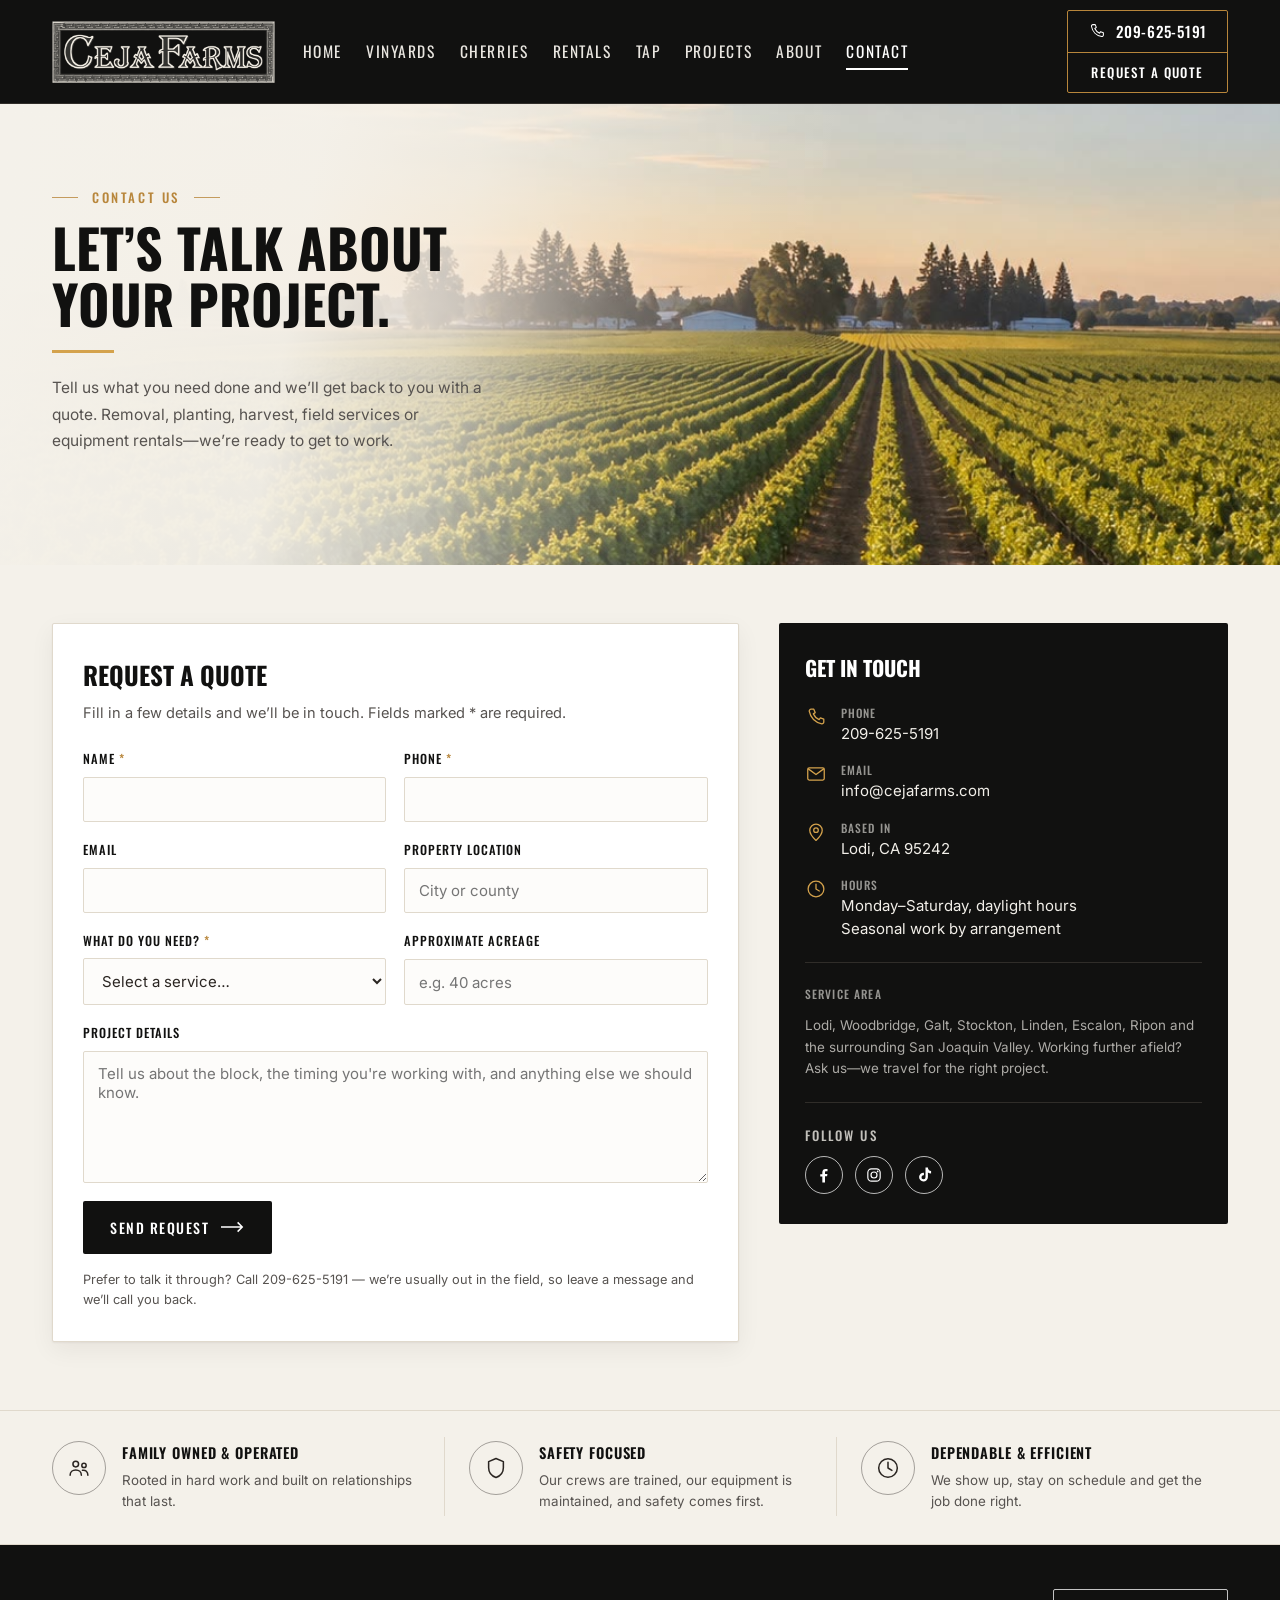
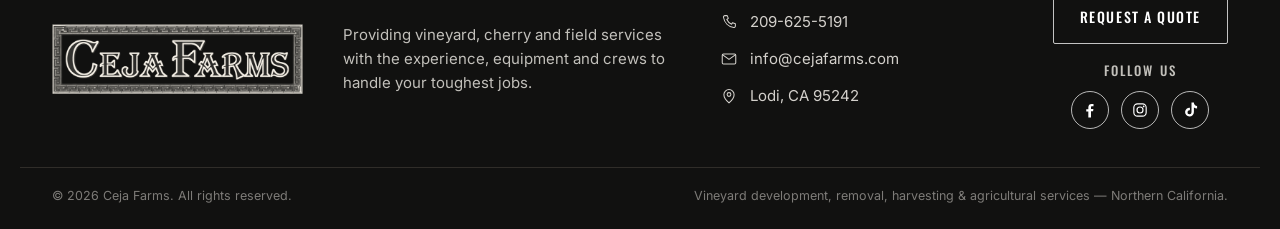
<file: contact.html>
<!DOCTYPE html>
<html lang="en">
<head>
<meta charset="UTF-8">
<meta name="viewport" content="width=device-width, initial-scale=1">
<title>Contact &amp; Request a Quote | Ceja Farms</title>
<meta name="description" content="Request a quote from Ceja Farms for vineyard removal, planting, harvesting, cherry orchard work, field services or equipment rentals in Northern California. Call 209-625-5191.">

<link rel="icon" href="favicon.ico" sizes="any">
<link rel="icon" type="image/png" sizes="32x32" href="images/favicon-32.png">
<link rel="icon" type="image/png" sizes="16x16" href="images/favicon-16.png">
<link rel="apple-touch-icon" sizes="180x180" href="images/apple-touch-icon.png">
<meta name="theme-color" content="#141311">

<link rel="preconnect" href="https://fonts.googleapis.com">
<link rel="preconnect" href="https://fonts.gstatic.com" crossorigin>
<link href="https://fonts.googleapis.com/css2?family=Oswald:wght@400;500;600;700&family=Inter:wght@400;500;600&family=Playfair+Display:wght@600;700&display=swap" rel="stylesheet">
<link rel="stylesheet" href="css/styles.css">
</head>
<body>

<a class="skip-link" href="#main">Skip to content</a>

<!-- ================================ HEADER ================================ -->
<header class="site-header" id="siteHeader">
  <div class="container header__inner">

    <a class="logo" href="index.html" aria-label="Ceja Farms home">
      <img class="logo__img" src="images/logo.png" alt="Ceja Farms" width="700" height="195">
    </a>

    <button class="nav-toggle" id="navToggle" aria-expanded="false" aria-controls="primaryNav" aria-label="Open menu">
      <span class="nav-toggle__bar"></span>
      <span class="nav-toggle__bar"></span>
      <span class="nav-toggle__bar"></span>
    </button>

    <nav class="nav" id="primaryNav" aria-label="Primary">
      <ul class="nav__list">
        <li><a class="nav__link" href="index.html">Home</a></li>
        <li><a class="nav__link" href="vinyards.html">Vinyards</a></li>
        <li><a class="nav__link" href="cherries.html">Cherries</a></li>
        <li><a class="nav__link" href="rentals.html">Rentals</a></li>
        <li><a class="nav__link" href="tap.html">Tap</a></li>
        <li><a class="nav__link" href="projects.html">Projects</a></li>
        <li><a class="nav__link" href="about.html">About</a></li>
        <li><a class="nav__link is-active" href="contact.html" aria-current="page">Contact</a></li>
      </ul>

      <div class="header__actions">
        <a class="header__phone" href="tel:+12096255191">
          <svg class="ico" viewBox="0 0 24 24" aria-hidden="true"><path d="M6.6 3.5h3l1.5 3.7-2 1.4a12.5 12.5 0 0 0 6.3 6.3l1.4-2 3.7 1.5v3a2 2 0 0 1-2.2 2A16.8 16.8 0 0 1 4.6 5.7a2 2 0 0 1 2-2.2Z"/></svg>
          <span>209-625-5191</span>
        </a>
        <a class="btn btn--ghost-gold header__quote" href="contact.html">Request a Quote</a>
      </div>
    </nav>

  </div>
</header>

<main id="main">

  <!-- ============================== PAGE HERO ============================== -->
  <section class="page-hero">
    <div class="page-hero__media media" data-ph="contact-hero.jpg &middot; 2400 &times; 1000">
      <img src="images/contact-hero.jpg" alt="Rows of young vines running toward the horizon at sunset">
    </div>
    <div class="page-hero__scrim" aria-hidden="true"></div>

    <div class="container page-hero__inner">
      <div class="page-hero__content">
        <p class="eyebrow eyebrow--gold"><span class="eyebrow__rule"></span>Contact Us<span class="eyebrow__rule"></span></p>
        <h1 class="page-hero__title">Let&rsquo;s talk about <br>your project.</h1>
        <hr class="rule">
        <p class="page-hero__body">Tell us what you need done and we&rsquo;ll get back to you with a quote. Removal, planting, harvest, field services or equipment rentals&mdash;we&rsquo;re ready to get to work.</p>
      </div>
    </div>
  </section>

  <!-- ========================= FORM + CONTACT DETAILS ========================= -->
  <section class="contact">
    <div class="container contact__grid">

      <!-- ------------------------------ Form ------------------------------ -->
      <div>
        <!-- Netlify detects this form by scanning the static HTML at deploy time,
             so the name/data-netlify attributes and the hidden form-name input
             must live in the markup even though JS submits it via fetch(). -->
        <form class="form" id="quoteForm"
              name="quote-request"
              method="POST"
              data-netlify="true"
              netlify-honeypot="bot-field"
              novalidate>

          <input type="hidden" name="form-name" value="quote-request">

          <p class="visually-hidden" aria-hidden="true">
            <label>Leave this field empty if you&rsquo;re human:
              <input name="bot-field" tabindex="-1" autocomplete="off">
            </label>
          </p>

          <h2 class="form__title">Request a Quote</h2>
          <p class="form__intro">Fill in a few details and we&rsquo;ll be in touch. Fields marked <span class="req">*</span> are required.</p>

          <div class="form__row">
            <div class="field">
              <label for="name">Name <span class="req">*</span></label>
              <input type="text" id="name" name="name" autocomplete="name" required>
            </div>
            <div class="field">
              <label for="phone">Phone <span class="req">*</span></label>
              <input type="tel" id="phone" name="phone" autocomplete="tel" required>
            </div>
          </div>

          <div class="form__row">
            <div class="field">
              <label for="email">Email</label>
              <input type="email" id="email" name="email" autocomplete="email">
            </div>
            <div class="field">
              <label for="location">Property location</label>
              <input type="text" id="location" name="location" placeholder="City or county">
            </div>
          </div>

          <div class="form__row">
            <div class="field">
              <label for="service">What do you need? <span class="req">*</span></label>
              <select id="service" name="service" required>
                <option value="">Select a service&hellip;</option>
                <option>Vineyard removal</option>
                <option>Vineyard planting &amp; development</option>
                <option>Grape harvesting</option>
                <option>Cherry planting &amp; orchard work</option>
                <option>Cherry harvesting</option>
                <option>Agricultural field services</option>
                <option>Equipment rental</option>
                <option>TAP assistance</option>
                <option>Something else</option>
              </select>
            </div>
            <div class="field">
              <label for="acreage">Approximate acreage</label>
              <input type="text" id="acreage" name="acreage" placeholder="e.g. 40 acres">
            </div>
          </div>

          <div class="field">
            <label for="message">Project details</label>
            <textarea id="message" name="message" placeholder="Tell us about the block, the timing you're working with, and anything else we should know."></textarea>
          </div>

          <button class="btn btn--solid" id="quoteSubmit" type="submit">Send Request <svg class="arw" viewBox="0 0 26 12" aria-hidden="true"><path d="M0 6h23M18 1l5 5-5 5"/></svg></button>

          <p class="form__status" id="formStatus" hidden role="status"></p>

          <p class="form__note">Prefer to talk it through? Call <a href="tel:+12096255191">209-625-5191</a> &mdash; we&rsquo;re usually out in the field, so leave a message and we&rsquo;ll call you back.</p>
        </form>
      </div>

      <!-- -------------------------- Contact details -------------------------- -->
      <aside class="info-card">
        <h2 class="info-card__title">Get in touch</h2>

        <div class="info-card__list">
          <a class="info-card__row" href="tel:+12096255191">
            <svg class="ico" viewBox="0 0 24 24" aria-hidden="true"><path d="M6.6 3.5h3l1.5 3.7-2 1.4a12.5 12.5 0 0 0 6.3 6.3l1.4-2 3.7 1.5v3a2 2 0 0 1-2.2 2A16.8 16.8 0 0 1 4.6 5.7a2 2 0 0 1 2-2.2Z"/></svg>
            <span>
              <span class="info-card__label">Phone</span>
              <span class="info-card__value">209-625-5191</span>
            </span>
          </a>

          <a class="info-card__row" href="mailto:info@cejafarms.com">
            <svg class="ico" viewBox="0 0 24 24" aria-hidden="true"><rect x="3" y="5.4" width="18" height="13.2" rx="1.6"/><path d="m3.6 6.4 8.4 6.2 8.4-6.2"/></svg>
            <span>
              <span class="info-card__label">Email</span>
              <span class="info-card__value">info@cejafarms.com</span>
            </span>
          </a>

          <div class="info-card__row">
            <svg class="ico" viewBox="0 0 24 24" aria-hidden="true"><path d="M12 21.2s6.8-6 6.8-11a6.8 6.8 0 1 0-13.6 0c0 5 6.8 11 6.8 11Z"/><circle cx="12" cy="10" r="2.5"/></svg>
            <span>
              <span class="info-card__label">Based in</span>
              <span class="info-card__value">Lodi, CA 95242</span>
            </span>
          </div>

          <div class="info-card__row">
            <svg class="ico" viewBox="0 0 24 24" aria-hidden="true"><circle cx="12" cy="12" r="8.6"/><path d="M12 6.8V12l3.6 2.2"/></svg>
            <span>
              <span class="info-card__label">Hours</span>
              <span class="info-card__value">Monday&ndash;Saturday, daylight hours<br>Seasonal work by arrangement</span>
            </span>
          </div>
        </div>

        <hr class="info-card__divider">

        <p class="info-card__label">Service area</p>
        <p class="info-card__note">Lodi, Woodbridge, Galt, Stockton, Linden, Escalon, Ripon and the surrounding San Joaquin Valley. Working further afield? Ask us&mdash;we travel for the right project.</p>

        <hr class="info-card__divider">

        <p class="footer__follow-label">Follow Us</p>
        <div class="socials" style="margin-top:10px">
          <a class="social" href="https://www.facebook.com/cejafarms/" target="_blank" rel="noopener" aria-label="Ceja Farms on Facebook">
            <svg viewBox="0 0 24 24" aria-hidden="true"><path fill="currentColor" stroke="none" d="M13.2 21v-7.4h2.5l.4-2.9h-2.9V8.9c0-.8.2-1.4 1.4-1.4h1.6V4.9c-.3 0-1.2-.1-2.3-.1-2.3 0-3.9 1.4-3.9 4v2.2H7.5v2.9h2.5V21h3.2Z"/></svg>
          </a>
          <a class="social" href="https://www.instagram.com/cejafarms/" target="_blank" rel="noopener" aria-label="Ceja Farms on Instagram">
            <svg viewBox="0 0 24 24" aria-hidden="true"><rect x="4.6" y="4.6" width="14.8" height="14.8" rx="4.4"/><circle cx="12" cy="12" r="3.6"/><circle cx="16.4" cy="7.7" r="1" fill="currentColor" stroke="none"/></svg>
          </a>
          <a class="social" href="https://www.tiktok.com/@cejafarms1" target="_blank" rel="noopener" aria-label="Ceja Farms on TikTok">
            <svg viewBox="0 0 24 24" aria-hidden="true"><path fill="currentColor" stroke="none" d="M16.7 3h-2.9v11.6a2.4 2.4 0 1 1-1.9-2.35V9.2a5.3 5.3 0 1 0 4.8 5.28V8.9a6.5 6.5 0 0 0 3.8 1.22V7.2a3.7 3.7 0 0 1-2.7-1.15A3.9 3.9 0 0 1 16.7 3Z"/></svg>
          </a>
        </div>
      </aside>

    </div>
  </section>

  <!-- ============================== BADGE ROW ============================== -->
  <section class="badges" aria-label="Why growers call us">
    <div class="container badges__grid badges__grid--three">

      <div class="badges__item">
        <span class="mark mark--dark">
          <svg class="ico" viewBox="0 0 24 24" aria-hidden="true"><circle cx="9" cy="8.4" r="2.6"/><path d="M3.8 18.6c0-2.9 2.3-4.8 5.2-4.8s5.2 1.9 5.2 4.8"/><circle cx="16.6" cy="9.6" r="2"/><path d="M15.2 14.1c2.9-.5 5 1.3 5 4.5"/></svg>
        </span>
        <div>
          <h2 class="badges__title">Family Owned &amp; Operated</h2>
          <p>Rooted in hard work and built on relationships that last.</p>
        </div>
      </div>

      <div class="badges__item">
        <span class="mark mark--dark">
          <svg class="ico" viewBox="0 0 24 24" aria-hidden="true"><path d="M12 3.2 5.2 6.1v5.6c0 4.2 2.9 7.6 6.8 9.1 3.9-1.5 6.8-4.9 6.8-9.1V6.1L12 3.2Z"/></svg>
        </span>
        <div>
          <h2 class="badges__title">Safety Focused</h2>
          <p>Our crews are trained, our equipment is maintained, and safety comes first.</p>
        </div>
      </div>

      <div class="badges__item">
        <span class="mark mark--dark">
          <svg class="ico" viewBox="0 0 24 24" aria-hidden="true"><circle cx="12" cy="12" r="8.6"/><path d="M12 6.8V12l3.6 2.2"/></svg>
        </span>
        <div>
          <h2 class="badges__title">Dependable &amp; Efficient</h2>
          <p>We show up, stay on schedule and get the job done right.</p>
        </div>
      </div>

    </div>
  </section>

</main>

<!-- ================================= FOOTER ================================= -->
<footer class="site-footer">
  <div class="container footer__grid">

    <a class="logo logo--footer" href="index.html" aria-label="Ceja Farms home">
      <img class="logo__img" src="images/logo.png" alt="Ceja Farms" width="700" height="195">
    </a>

    <p class="footer__tagline">Providing vineyard, cherry and field services with the experience, equipment and crews to handle your toughest jobs.</p>

    <ul class="footer__contact">
      <li>
        <svg class="ico" viewBox="0 0 24 24" aria-hidden="true"><path d="M6.6 3.5h3l1.5 3.7-2 1.4a12.5 12.5 0 0 0 6.3 6.3l1.4-2 3.7 1.5v3a2 2 0 0 1-2.2 2A16.8 16.8 0 0 1 4.6 5.7a2 2 0 0 1 2-2.2Z"/></svg>
        <a href="tel:+12096255191">209-625-5191</a>
      </li>
      <li>
        <svg class="ico" viewBox="0 0 24 24" aria-hidden="true"><rect x="3" y="5.4" width="18" height="13.2" rx="1.6"/><path d="m3.6 6.4 8.4 6.2 8.4-6.2"/></svg>
        <a href="mailto:info@cejafarms.com">info@cejafarms.com</a>
      </li>
      <li>
        <svg class="ico" viewBox="0 0 24 24" aria-hidden="true"><path d="M12 21.2s6.8-6 6.8-11a6.8 6.8 0 1 0-13.6 0c0 5 6.8 11 6.8 11Z"/><circle cx="12" cy="10" r="2.5"/></svg>
        <span>Lodi, CA 95242</span>
      </li>
    </ul>

    <div class="footer__actions">
      <a class="btn btn--ghost-light" href="contact.html">Request a Quote</a>
      <div class="footer__follow">
        <p class="footer__follow-label">Follow Us</p>
        <div class="socials">
          <a class="social" href="https://www.facebook.com/cejafarms/" target="_blank" rel="noopener" aria-label="Ceja Farms on Facebook">
            <svg viewBox="0 0 24 24" aria-hidden="true"><path fill="currentColor" stroke="none" d="M13.2 21v-7.4h2.5l.4-2.9h-2.9V8.9c0-.8.2-1.4 1.4-1.4h1.6V4.9c-.3 0-1.2-.1-2.3-.1-2.3 0-3.9 1.4-3.9 4v2.2H7.5v2.9h2.5V21h3.2Z"/></svg>
          </a>
          <a class="social" href="https://www.instagram.com/cejafarms/" target="_blank" rel="noopener" aria-label="Ceja Farms on Instagram">
            <svg viewBox="0 0 24 24" aria-hidden="true"><rect x="4.6" y="4.6" width="14.8" height="14.8" rx="4.4"/><circle cx="12" cy="12" r="3.6"/><circle cx="16.4" cy="7.7" r="1" fill="currentColor" stroke="none"/></svg>
          </a>
          <a class="social" href="https://www.tiktok.com/@cejafarms1" target="_blank" rel="noopener" aria-label="Ceja Farms on TikTok">
            <svg viewBox="0 0 24 24" aria-hidden="true"><path fill="currentColor" stroke="none" d="M16.7 3h-2.9v11.6a2.4 2.4 0 1 1-1.9-2.35V9.2a5.3 5.3 0 1 0 4.8 5.28V8.9a6.5 6.5 0 0 0 3.8 1.22V7.2a3.7 3.7 0 0 1-2.7-1.15A3.9 3.9 0 0 1 16.7 3Z"/></svg>
          </a>
        </div>
      </div>
    </div>

  </div>

  <div class="container footer__legal">
    <p>&copy; <span id="year">2026</span> Ceja Farms. All rights reserved.</p>
    <p>Vineyard development, removal, harvesting &amp; agricultural services &mdash; Northern California.</p>
  </div>
</footer>

<script src="js/main.js"></script>
</body>
</html>
</file>
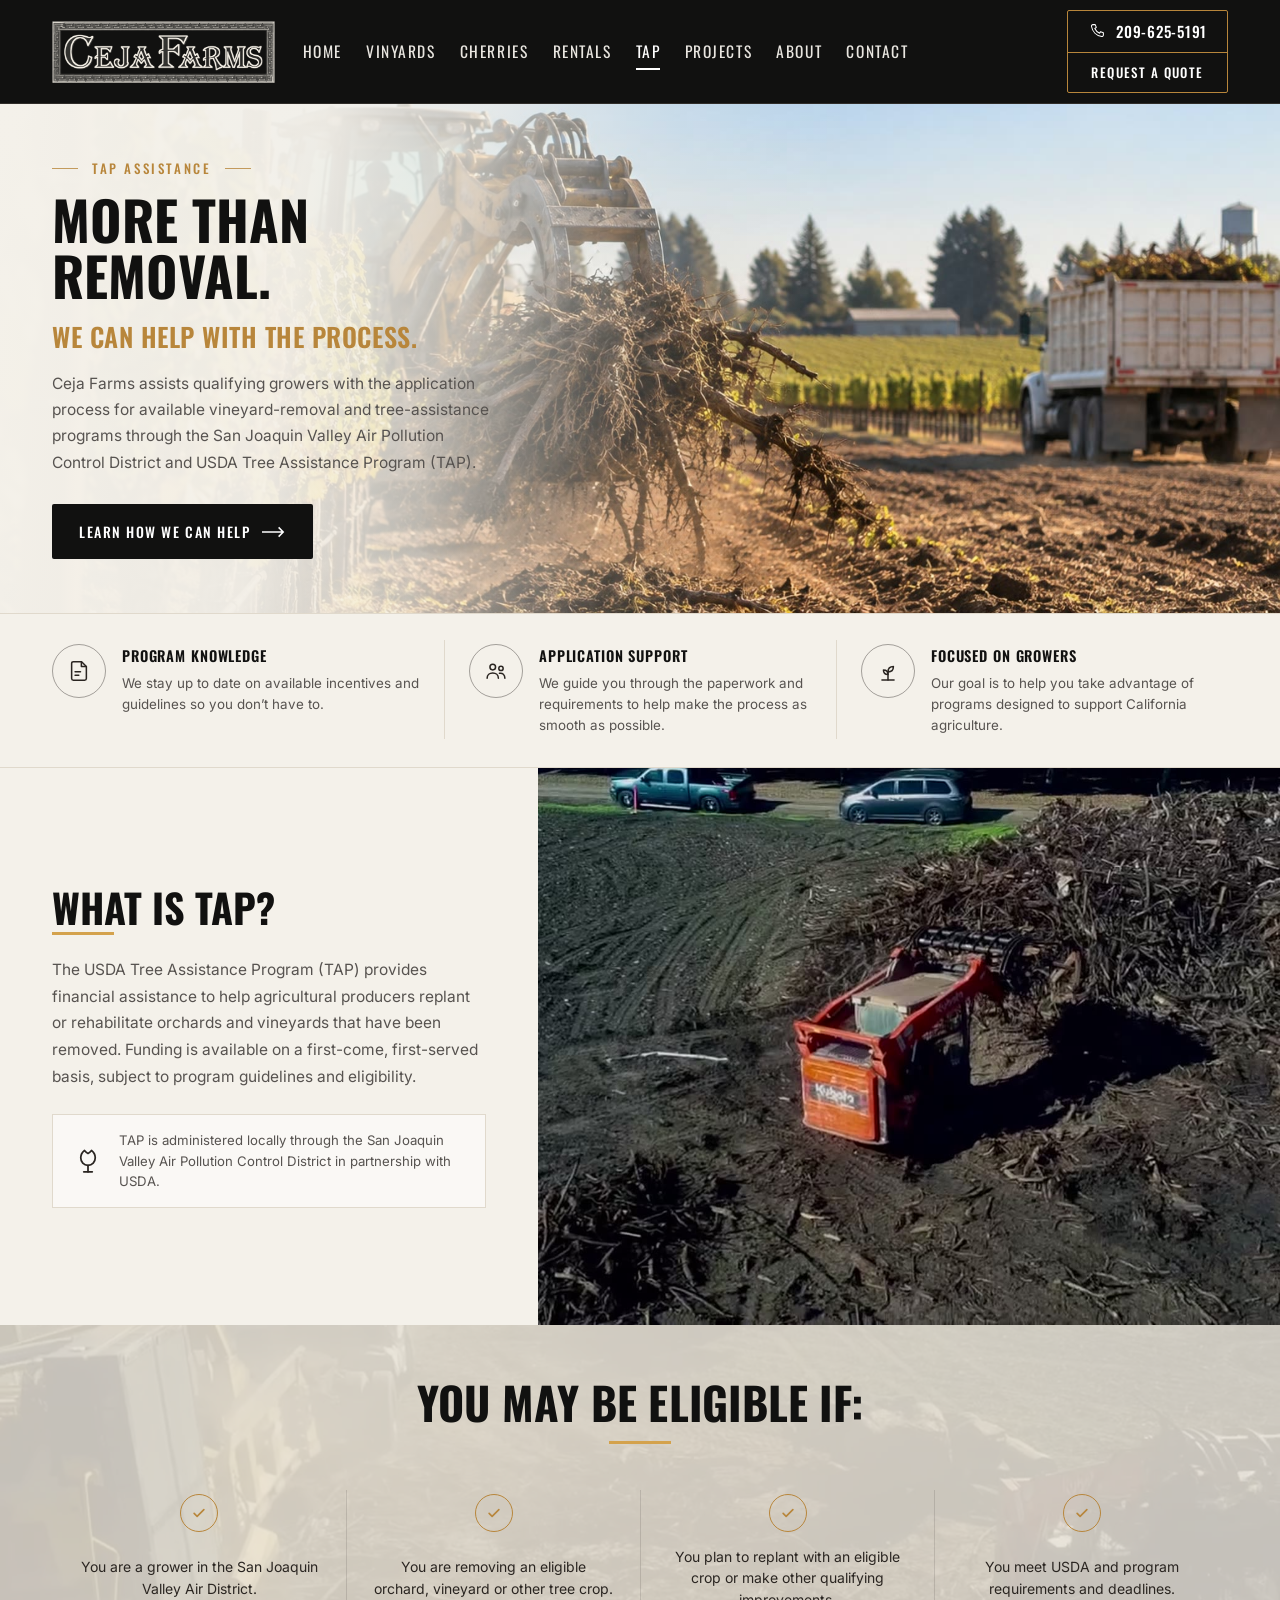
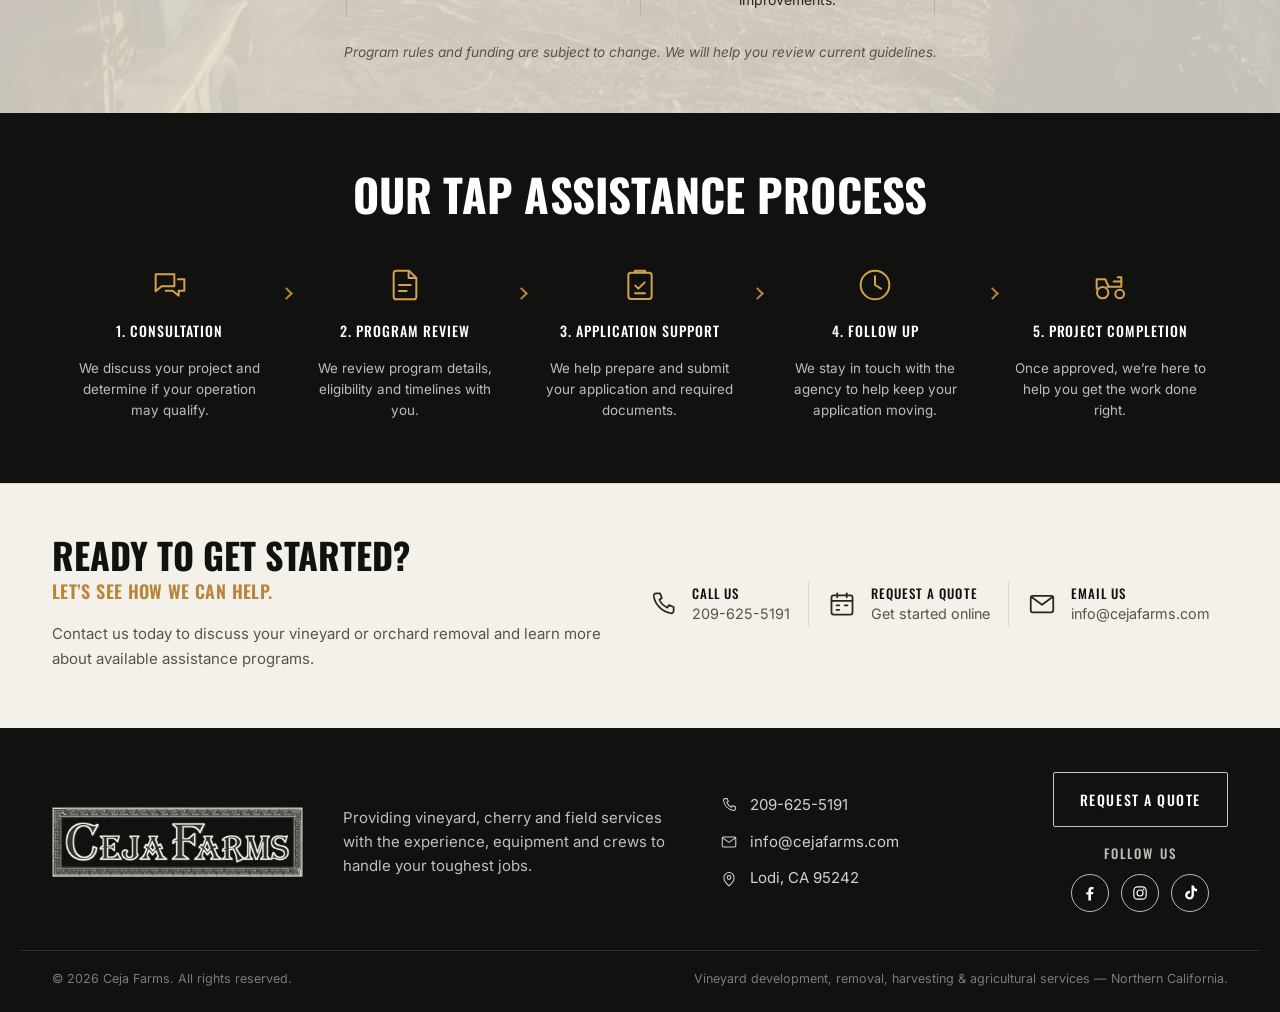
<file: tap.html>
<!DOCTYPE html>
<html lang="en">
<head>
<meta charset="UTF-8">
<meta name="viewport" content="width=device-width, initial-scale=1">
<title>TAP Assistance &mdash; Vineyard Removal &amp; Tree Assistance Programs | Ceja Farms</title>
<meta name="description" content="Ceja Farms helps qualifying Northern California growers navigate the application process for vineyard-removal and tree-assistance programs, including the USDA Tree Assistance Program (TAP).">

<link rel="icon" href="favicon.ico" sizes="any">
<link rel="icon" type="image/png" sizes="32x32" href="images/favicon-32.png">
<link rel="icon" type="image/png" sizes="16x16" href="images/favicon-16.png">
<link rel="apple-touch-icon" sizes="180x180" href="images/apple-touch-icon.png">
<meta name="theme-color" content="#141311">

<link rel="preconnect" href="https://fonts.googleapis.com">
<link rel="preconnect" href="https://fonts.gstatic.com" crossorigin>
<link href="https://fonts.googleapis.com/css2?family=Oswald:wght@400;500;600;700&family=Inter:wght@400;500;600&family=Playfair+Display:wght@600;700&display=swap" rel="stylesheet">
<link rel="stylesheet" href="css/styles.css">
</head>
<body>

<a class="skip-link" href="#main">Skip to content</a>

<!-- ================================ HEADER ================================ -->
<header class="site-header" id="siteHeader">
  <div class="container header__inner">

    <a class="logo" href="index.html" aria-label="Ceja Farms home">
      <img class="logo__img" src="images/logo.png" alt="Ceja Farms" width="700" height="195">
    </a>

    <button class="nav-toggle" id="navToggle" aria-expanded="false" aria-controls="primaryNav" aria-label="Open menu">
      <span class="nav-toggle__bar"></span>
      <span class="nav-toggle__bar"></span>
      <span class="nav-toggle__bar"></span>
    </button>

    <nav class="nav" id="primaryNav" aria-label="Primary">
      <ul class="nav__list">
        <li><a class="nav__link" href="index.html">Home</a></li>
        <li><a class="nav__link" href="vinyards.html">Vinyards</a></li>
        <li><a class="nav__link" href="cherries.html">Cherries</a></li>
        <li><a class="nav__link" href="rentals.html">Rentals</a></li>
        <li><a class="nav__link is-active" href="tap.html" aria-current="page">Tap</a></li>
        <li><a class="nav__link" href="projects.html">Projects</a></li>
        <li><a class="nav__link" href="about.html">About</a></li>
        <li><a class="nav__link" href="contact.html">Contact</a></li>
      </ul>

      <div class="header__actions">
        <a class="header__phone" href="tel:+12096255191">
          <svg class="ico" viewBox="0 0 24 24" aria-hidden="true"><path d="M6.6 3.5h3l1.5 3.7-2 1.4a12.5 12.5 0 0 0 6.3 6.3l1.4-2 3.7 1.5v3a2 2 0 0 1-2.2 2A16.8 16.8 0 0 1 4.6 5.7a2 2 0 0 1 2-2.2Z"/></svg>
          <span>209-625-5191</span>
        </a>
        <a class="btn btn--ghost-gold header__quote" href="contact.html">Request a Quote</a>
      </div>
    </nav>

  </div>
</header>

<main id="main">

  <!-- ============================== PAGE HERO ============================== -->
  <section class="page-hero">
    <div class="page-hero__media media" data-ph="tap-hero.jpg &middot; 2400 &times; 1000">
      <img src="images/tap-hero.jpg" alt="Loader pulling old vines out by the roots, with a truck loaded with vine debris nearby">
    </div>
    <div class="page-hero__scrim" aria-hidden="true"></div>

    <div class="container page-hero__inner">
      <div class="page-hero__content">
        <p class="eyebrow eyebrow--gold"><span class="eyebrow__rule"></span>TAP Assistance<span class="eyebrow__rule"></span></p>
        <h1 class="page-hero__title">More than <br>removal.</h1>
        <p class="page-hero__alt">We can help with the process.</p>
        <p class="page-hero__body">Ceja Farms assists qualifying growers with the application process for available vineyard-removal and tree-assistance programs through the San Joaquin Valley Air Pollution Control District and USDA Tree Assistance Program (TAP).</p>
        <a class="btn btn--solid" href="contact.html">Learn How We Can Help <svg class="arw" viewBox="0 0 26 12" aria-hidden="true"><path d="M0 6h23M18 1l5 5-5 5"/></svg></a>
      </div>
    </div>
  </section>

  <!-- ============================== BADGE ROW ============================== -->
  <section class="badges" aria-label="How we help">
    <div class="container badges__grid badges__grid--three">

      <div class="badges__item">
        <span class="mark mark--dark">
          <svg class="ico" viewBox="0 0 24 24" aria-hidden="true"><path d="M14.4 3.4H6.8a1.6 1.6 0 0 0-1.6 1.6v14a1.6 1.6 0 0 0 1.6 1.6h10.4a1.6 1.6 0 0 0 1.6-1.6V7.8Z"/><path d="M14.2 3.6v4.2h4.4"/><path d="M8.4 12.6h5"/><path d="M8.4 16h3.4"/></svg>
        </span>
        <div>
          <h2 class="badges__title">Program Knowledge</h2>
          <p>We stay up to date on available incentives and guidelines so you don&rsquo;t have to.</p>
        </div>
      </div>

      <div class="badges__item">
        <span class="mark mark--dark">
          <svg class="ico" viewBox="0 0 24 24" aria-hidden="true"><circle cx="9" cy="8.4" r="2.6"/><path d="M3.8 18.6c0-2.9 2.3-4.8 5.2-4.8s5.2 1.9 5.2 4.8"/><circle cx="16.6" cy="9.6" r="2"/><path d="M15.2 14.1c2.9-.5 5 1.3 5 4.5"/></svg>
        </span>
        <div>
          <h2 class="badges__title">Application Support</h2>
          <p>We guide you through the paperwork and requirements to help make the process as smooth as possible.</p>
        </div>
      </div>

      <div class="badges__item">
        <span class="mark mark--dark">
          <svg class="ico" viewBox="0 0 24 24" aria-hidden="true"><path d="M12 20.4v-7.6"/><path d="M12 12.8c0-3 2-5 5-5 0 3-2 5-5 5Z"/><path d="M12 15.2c0-2.5-1.7-4.2-4.2-4.2 0 2.5 1.7 4.2 4.2 4.2Z"/><path d="M6.4 20.4h11.2"/></svg>
        </span>
        <div>
          <h2 class="badges__title">Focused on Growers</h2>
          <p>Our goal is to help you take advantage of programs designed to support California agriculture.</p>
        </div>
      </div>

    </div>
  </section>

  <!-- ============================== WHAT IS TAP ============================== -->
  <section class="split">

    <div class="split__copy">
      <div class="split__inner">
        <h2 class="split__title">What is TAP?</h2>
        <hr class="rule">
        <p>The USDA Tree Assistance Program (TAP) provides financial assistance to help agricultural producers replant or rehabilitate orchards and vineyards that have been removed. Funding is available on a first-come, first-served basis, subject to program guidelines and eligibility.</p>

        <div class="note">
          <svg class="ico" viewBox="0 0 24 24" aria-hidden="true"><path d="M12 20.6v-5.2"/><path d="M12 15.4c-3.4 0-5.8-2.6-5.8-6 0-2.4 1.4-4.6 3-5.8 1 1.2 1.8 2 2.8 2.4 1-.4 1.8-1.2 2.8-2.4 1.6 1.2 3 3.4 3 5.8 0 3.4-2.4 6-5.8 6Z"/><path d="M8.6 20.6h6.8"/></svg>
          <p>TAP is administered locally through the San Joaquin Valley Air Pollution Control District in partnership with USDA.</p>
        </div>
      </div>
    </div>

    <div class="split__media media" data-ph="tap-what-is.jpg &middot; 1200 &times; 900">
      <img src="images/tap-what-is.jpg" alt="Skid steer raking pulled vines into a debris pile">
    </div>

  </section>

  <!-- ============================== ELIGIBILITY ============================== -->
  <section class="eligible">
    <div class="eligible__bg media" data-ph="tap-eligible-bg.jpg &middot; 1800 &times; 700" aria-hidden="true">
      <img src="images/tap-eligible-bg.jpg" alt="">
    </div>

    <div class="container">
      <div class="section__head">
        <h2 class="section__title section__title--center">You may be eligible if:</h2>
        <hr class="rule rule--center">
      </div>

      <div class="eligible__grid">

        <div class="eligible__item">
          <span class="check"><svg class="ico" viewBox="0 0 24 24" aria-hidden="true"><path d="m5.5 12.5 4 4 9-9"/></svg></span>
          <p>You are a grower in the San Joaquin Valley Air District.</p>
        </div>

        <div class="eligible__item">
          <span class="check"><svg class="ico" viewBox="0 0 24 24" aria-hidden="true"><path d="m5.5 12.5 4 4 9-9"/></svg></span>
          <p>You are removing an eligible orchard, vineyard or other tree crop.</p>
        </div>

        <div class="eligible__item">
          <span class="check"><svg class="ico" viewBox="0 0 24 24" aria-hidden="true"><path d="m5.5 12.5 4 4 9-9"/></svg></span>
          <p>You plan to replant with an eligible crop or make other qualifying improvements.</p>
        </div>

        <div class="eligible__item">
          <span class="check"><svg class="ico" viewBox="0 0 24 24" aria-hidden="true"><path d="m5.5 12.5 4 4 9-9"/></svg></span>
          <p>You meet USDA and program requirements and deadlines.</p>
        </div>

      </div>

      <p class="eligible__note">Program rules and funding are subject to change. We will help you review current guidelines.</p>
    </div>
  </section>

  <!-- =============================== PROCESS =============================== -->
  <section class="process">
    <div class="container">

      <div class="section__head">
        <h2 class="section__title section__title--center">Our TAP Assistance Process</h2>
      </div>

      <div class="process__grid">

        <div class="process__step">
          <span class="process__icon">
            <svg class="ico" viewBox="0 0 24 24" aria-hidden="true"><path d="M3.4 5.6h11.2v7.2H7l-3.6 3v-3Z"/><path d="M9.4 15.4h4.2l3.6 3v-3h3.4V8.6h-3.8"/></svg>
          </span>
          <h3 class="process__title">1. Consultation</h3>
          <p>We discuss your project and determine if your operation may qualify.</p>
        </div>

        <div class="process__step">
          <span class="process__icon">
            <svg class="ico" viewBox="0 0 24 24" aria-hidden="true"><path d="M14.4 3.4H6.8a1.6 1.6 0 0 0-1.6 1.6v14a1.6 1.6 0 0 0 1.6 1.6h10.4a1.6 1.6 0 0 0 1.6-1.6V7.8Z"/><path d="M14.2 3.6v4.2h4.4"/><path d="M8.4 12h7"/><path d="M8.4 15.6h4.6"/></svg>
          </span>
          <h3 class="process__title">2. Program Review</h3>
          <p>We review program details, eligibility and timelines with you.</p>
        </div>

        <div class="process__step">
          <span class="process__icon">
            <svg class="ico" viewBox="0 0 24 24" aria-hidden="true"><rect x="5" y="4.6" width="14" height="15.8" rx="1.6"/><path d="M9 4.6V3.4h6v1.2"/><path d="m9.2 12.4 1.8 1.8 3.8-3.8"/><path d="M9 17h6"/></svg>
          </span>
          <h3 class="process__title">3. Application Support</h3>
          <p>We help prepare and submit your application and required documents.</p>
        </div>

        <div class="process__step">
          <span class="process__icon">
            <svg class="ico" viewBox="0 0 24 24" aria-hidden="true"><circle cx="12" cy="12" r="8.6"/><path d="M12 6.8V12l3.6 2.2"/></svg>
          </span>
          <h3 class="process__title">4. Follow Up</h3>
          <p>We stay in touch with the agency to help keep your application moving.</p>
        </div>

        <div class="process__step">
          <span class="process__icon">
            <svg class="ico" viewBox="0 0 24 24" aria-hidden="true"><path d="M4 14.2V8.6h5.2l2 4.4"/><path d="M10.4 13h8.4V9.9h-4.6"/><path d="M18.8 9.9V7.4h-2.2"/><circle cx="7.6" cy="16.6" r="3.4"/><circle cx="17.8" cy="17.4" r="2.6"/></svg>
          </span>
          <h3 class="process__title">5. Project Completion</h3>
          <p>Once approved, we&rsquo;re here to help you get the work done right.</p>
        </div>

      </div>
    </div>
  </section>

  <!-- ============================ READY TO START ============================ -->
  <section class="ready">
    <div class="container ready__grid">

      <div>
        <h2 class="ready__title">Ready to get started?</h2>
        <p class="ready__sub">Let&rsquo;s see how we can help.</p>
        <p>Contact us today to discuss your vineyard or orchard removal and learn more about available assistance programs.</p>
      </div>

      <div class="ready__contacts">
        <a class="ready__contact" href="tel:+12096255191">
          <svg class="ico" viewBox="0 0 24 24" aria-hidden="true"><path d="M6.6 3.5h3l1.5 3.7-2 1.4a12.5 12.5 0 0 0 6.3 6.3l1.4-2 3.7 1.5v3a2 2 0 0 1-2.2 2A16.8 16.8 0 0 1 4.6 5.7a2 2 0 0 1 2-2.2Z"/></svg>
          <span>
            <span class="ready__label">Call Us</span>
            <span class="ready__value">209-625-5191</span>
          </span>
        </a>

        <a class="ready__contact" href="contact.html">
          <svg class="ico" viewBox="0 0 24 24" aria-hidden="true"><rect x="3.6" y="5" width="16.8" height="15.4" rx="1.6"/><path d="M3.6 9.4h16.8"/><path d="M8.2 3.4v3.2"/><path d="M15.8 3.4v3.2"/><path d="M7.6 13h2.2"/><path d="M14.2 13h2.2"/><path d="M7.6 16.6h2.2"/></svg>
          <span>
            <span class="ready__label">Request a Quote</span>
            <span class="ready__value">Get started online</span>
          </span>
        </a>

        <a class="ready__contact" href="mailto:info@cejafarms.com">
          <svg class="ico" viewBox="0 0 24 24" aria-hidden="true"><rect x="3" y="5.4" width="18" height="13.2" rx="1.6"/><path d="m3.6 6.4 8.4 6.2 8.4-6.2"/></svg>
          <span>
            <span class="ready__label">Email Us</span>
            <span class="ready__value">info@cejafarms.com</span>
          </span>
        </a>
      </div>

    </div>
  </section>

</main>

<!-- ================================= FOOTER ================================= -->
<footer class="site-footer">
  <div class="container footer__grid">

    <a class="logo logo--footer" href="index.html" aria-label="Ceja Farms home">
      <img class="logo__img" src="images/logo.png" alt="Ceja Farms" width="700" height="195">
    </a>

    <p class="footer__tagline">Providing vineyard, cherry and field services with the experience, equipment and crews to handle your toughest jobs.</p>

    <ul class="footer__contact">
      <li>
        <svg class="ico" viewBox="0 0 24 24" aria-hidden="true"><path d="M6.6 3.5h3l1.5 3.7-2 1.4a12.5 12.5 0 0 0 6.3 6.3l1.4-2 3.7 1.5v3a2 2 0 0 1-2.2 2A16.8 16.8 0 0 1 4.6 5.7a2 2 0 0 1 2-2.2Z"/></svg>
        <a href="tel:+12096255191">209-625-5191</a>
      </li>
      <li>
        <svg class="ico" viewBox="0 0 24 24" aria-hidden="true"><rect x="3" y="5.4" width="18" height="13.2" rx="1.6"/><path d="m3.6 6.4 8.4 6.2 8.4-6.2"/></svg>
        <a href="mailto:info@cejafarms.com">info@cejafarms.com</a>
      </li>
      <li>
        <svg class="ico" viewBox="0 0 24 24" aria-hidden="true"><path d="M12 21.2s6.8-6 6.8-11a6.8 6.8 0 1 0-13.6 0c0 5 6.8 11 6.8 11Z"/><circle cx="12" cy="10" r="2.5"/></svg>
        <span>Lodi, CA 95242</span>
      </li>
    </ul>

    <div class="footer__actions">
      <a class="btn btn--ghost-light" href="contact.html">Request a Quote</a>
      <div class="footer__follow">
        <p class="footer__follow-label">Follow Us</p>
        <div class="socials">
          <a class="social" href="https://www.facebook.com/cejafarms/" target="_blank" rel="noopener" aria-label="Ceja Farms on Facebook">
            <svg viewBox="0 0 24 24" aria-hidden="true"><path fill="currentColor" stroke="none" d="M13.2 21v-7.4h2.5l.4-2.9h-2.9V8.9c0-.8.2-1.4 1.4-1.4h1.6V4.9c-.3 0-1.2-.1-2.3-.1-2.3 0-3.9 1.4-3.9 4v2.2H7.5v2.9h2.5V21h3.2Z"/></svg>
          </a>
          <a class="social" href="https://www.instagram.com/cejafarms/" target="_blank" rel="noopener" aria-label="Ceja Farms on Instagram">
            <svg viewBox="0 0 24 24" aria-hidden="true"><rect x="4.6" y="4.6" width="14.8" height="14.8" rx="4.4"/><circle cx="12" cy="12" r="3.6"/><circle cx="16.4" cy="7.7" r="1" fill="currentColor" stroke="none"/></svg>
          </a>
          <a class="social" href="https://www.tiktok.com/@cejafarms1" target="_blank" rel="noopener" aria-label="Ceja Farms on TikTok">
            <svg viewBox="0 0 24 24" aria-hidden="true"><path fill="currentColor" stroke="none" d="M16.7 3h-2.9v11.6a2.4 2.4 0 1 1-1.9-2.35V9.2a5.3 5.3 0 1 0 4.8 5.28V8.9a6.5 6.5 0 0 0 3.8 1.22V7.2a3.7 3.7 0 0 1-2.7-1.15A3.9 3.9 0 0 1 16.7 3Z"/></svg>
          </a>
        </div>
      </div>
    </div>

  </div>

  <div class="container footer__legal">
    <p>&copy; <span id="year">2026</span> Ceja Farms. All rights reserved.</p>
    <p>Vineyard development, removal, harvesting &amp; agricultural services &mdash; Northern California.</p>
  </div>
</footer>

<script src="js/main.js"></script>
</body>
</html>
</file>
<file: css/styles.css>
/* =========================================================================
   CEJA FARMS — Global stylesheet
   1.  Tokens
   2.  Base / reset
   3.  Layout helpers
   4.  Buttons, icons, logo
   5.  Header + navigation
   6.  Hero
   7.  Feature strip
   8.  What We Do (service cards)
   9.  TAP callout banner
   10. Trust bar
   11. Footer
   12. Image placeholders
   13. Responsive
   ========================================================================= */

/* ============================== 1. TOKENS ============================== */
:root {
  /* Palette */
  --black:        #111110;   /* header / footer / solid buttons */
  --black-soft:   #1a1917;
  --ink:          #2a2521;   /* dark brown-black body text */
  --ink-muted:    #575350;
  --cream:        #f4f1ea;   /* warm off-white section background */
  --cream-deep:   #ece7dc;   /* alternate / placeholder base */
  --white:        #ffffff;
  --gold:         #d4a24c;   /* accent — underlines, outlined buttons */
  --gold-deep:    #b8863b;
  --line:         #e0d9cc;   /* hairline borders on cream */
  --line-dark:    #302d29;   /* hairline borders on black */

  /* Type */
  --font-display: "Oswald", "Arial Narrow", Impact, sans-serif;
  --font-body:    "Inter", -apple-system, BlinkMacSystemFont, "Segoe UI", Roboto, Helvetica, Arial, sans-serif;
  --font-serif:   "Playfair Display", "Times New Roman", Georgia, serif;

  /* Metrics */
  --container:    1240px;
  --gutter:       32px;
  --header-h:     100px;
  --radius:       2px;
  /* Distance from the viewport edge to the container's content edge */
  --edge:         max(var(--gutter), calc((100vw - var(--container)) / 2 + var(--gutter)));
  --shadow-card:  0 1px 2px rgba(30, 24, 16, .05), 0 8px 24px rgba(30, 24, 16, .06);
  --ease:         cubic-bezier(.4, 0, .2, 1);
}

/* ============================ 2. BASE / RESET ============================ */
*, *::before, *::after { box-sizing: border-box; }

html { -webkit-text-size-adjust: 100%; scroll-behavior: smooth; }

body {
  margin: 0;
  font-family: var(--font-body);
  font-size: 16px;
  line-height: 1.65;
  color: var(--ink);
  background: var(--cream);
  -webkit-font-smoothing: antialiased;
}

img, svg { display: block; max-width: 100%; }
a { color: inherit; text-decoration: none; }
ul { margin: 0; padding: 0; list-style: none; }
p  { margin: 0 0 1em; }
h1, h2, h3 { margin: 0 0 .5em; }

:focus-visible {
  outline: 2px solid var(--gold);
  outline-offset: 3px;
}

.skip-link {
  position: absolute;
  left: -9999px;
  top: 0;
  z-index: 200;
  padding: 12px 20px;
  background: var(--gold);
  color: var(--black);
  font-family: var(--font-display);
  letter-spacing: .06em;
  text-transform: uppercase;
}
.skip-link:focus { left: 12px; top: 12px; }

/* ========================== 3. LAYOUT HELPERS ========================== */
.container {
  width: 100%;
  max-width: var(--container);
  margin-inline: auto;
  padding-inline: var(--gutter);
}

.section { padding: 84px 0 90px; }

/* Photo slot. Every image on the page sits in one of these so a missing photo
   still holds its aspect ratio (see section 12 for the placeholder styling).
   Declared here, ahead of the components, so component rules can override it. */
.media {
  position: relative;
  overflow: hidden;
  background: var(--cream-deep);
}
.media img {
  width: 100%;
  height: 100%;
  object-fit: cover;
}

.services {
  background:
    radial-gradient(120% 90% at 50% 0%, rgba(255, 255, 255, .7), rgba(255, 255, 255, 0) 60%),
    var(--cream);
}

.section__head {
  text-align: center;
  max-width: 900px;
  margin: 0 auto 46px;
}

.eyebrow {
  display: flex;
  align-items: center;
  justify-content: center;
  gap: 14px;
  margin: 0 0 14px;
  font-family: var(--font-display);
  font-size: 13px;
  font-weight: 500;
  letter-spacing: .22em;
  text-transform: uppercase;
  color: var(--ink-muted);
}
.eyebrow__rule {
  width: 26px;
  height: 1px;
  background: var(--ink-muted);
  opacity: .55;
}

.section__title {
  margin: 0 0 14px;
  font-family: var(--font-display);
  font-weight: 700;
  font-size: clamp(28px, 3.5vw, 46px);
  line-height: 1.06;
  letter-spacing: .005em;
  text-transform: uppercase;
  color: var(--black);
}

.section__lede {
  margin: 0;
  font-size: 16.5px;
  color: var(--ink-muted);
}

/* ===================== 4. BUTTONS, ICONS, LOGO ===================== */
.btn {
  display: inline-flex;
  align-items: center;
  gap: 12px;
  padding: 15px 26px;
  border: 1px solid transparent;
  border-radius: var(--radius);
  font-family: var(--font-display);
  font-size: 14px;
  font-weight: 500;
  letter-spacing: .11em;
  text-transform: uppercase;
  white-space: nowrap;
  cursor: pointer;
  transition: background-color .25s var(--ease), color .25s var(--ease),
              border-color .25s var(--ease), transform .25s var(--ease);
}
.btn:hover { transform: translateY(-1px); }
.btn .arw { width: 24px; height: 12px; flex: none; }
.btn .arw path { fill: none; stroke: currentColor; stroke-width: 1.6; }

.btn--solid  { background: var(--black); color: var(--white); }
.btn--solid:hover { background: var(--gold-deep); }

.btn--outline {
  background: transparent;
  color: var(--black);
  border-color: var(--black);
}
.btn--outline:hover { background: var(--black); color: var(--white); }

.btn--ghost-gold {
  background: transparent;
  color: var(--white);
  border-color: var(--gold-deep);
}
.btn--ghost-gold:hover { background: var(--gold); color: var(--black); border-color: var(--gold); }

.btn--ghost-light {
  background: transparent;
  color: var(--white);
  border-color: rgba(255, 255, 255, .75);
}
.btn--ghost-light:hover { background: var(--white); color: var(--black); }

/* Line icons */
.ico {
  width: 18px;
  height: 18px;
  flex: none;
  fill: none;
  stroke: currentColor;
  stroke-width: 1.4;
  stroke-linecap: round;
  stroke-linejoin: round;
}
.ico--lg      { width: 34px; height: 34px; stroke-width: 1.2; }
.ico--card    { width: 34px; height: 34px; stroke-width: 1.15; color: var(--ink); }
.ico--callout { width: 40px; height: 40px; stroke-width: 1.1; color: var(--white); }
.ico--trust   { width: 34px; height: 34px; stroke-width: 1.2; color: var(--ink); }

/* Wordmark (images/logo.png — dark plaque w/ transparency, sits on the black bars) */
.logo {
  display: inline-block;
  line-height: 0;
}

.logo__img {
  display: block;
  height: 62px;
  width: auto;
}

.logo--footer .logo__img { height: 70px; }

/* ======================= 5. HEADER + NAVIGATION ======================= */
.site-header {
  position: sticky;
  top: 0;
  z-index: 100;
  background: var(--black);
  border-bottom: 1px solid var(--line-dark);
}

.header__inner {
  display: flex;
  align-items: center;
  gap: 28px;
  min-height: var(--header-h);
  padding-block: 10px;
}

.nav {
  display: flex;
  align-items: center;
  gap: 28px;
  flex: 1;
  justify-content: space-between;
}

.nav__list {
  display: flex;
  align-items: center;
  gap: clamp(14px, 1.9vw, 30px);
  flex-wrap: wrap;
}

.nav__link {
  position: relative;
  display: block;
  padding: 6px 0;
  font-family: var(--font-display);
  font-size: 15.5px;
  font-weight: 400;
  letter-spacing: .1em;
  text-transform: uppercase;
  color: #e9e6e0;
  transition: color .2s var(--ease);
}
.nav__link::after {
  content: "";
  position: absolute;
  left: 0;
  bottom: 0;
  width: 0;
  height: 2px;
  background: var(--white);
  transition: width .25s var(--ease);
}
.nav__link:hover { color: var(--white); }
.nav__link:hover::after,
.nav__link.is-active::after { width: 100%; }
.nav__link.is-active { color: var(--white); }

.header__actions {
  display: flex;
  flex-direction: column;
  align-items: stretch;
  gap: 0;
  border: 1px solid var(--gold-deep);
  border-radius: var(--radius);
  overflow: hidden;
}

.header__phone {
  display: flex;
  align-items: center;
  justify-content: center;
  gap: 10px;
  padding: 8px 20px;
  font-family: var(--font-display);
  font-size: 15px;
  font-weight: 500;
  letter-spacing: .05em;
  color: var(--white);
  border-bottom: 1px solid var(--gold-deep);
  transition: background-color .2s var(--ease);
}
.header__phone:hover { background: rgba(212, 162, 76, .14); }

.header__quote {
  justify-content: center;
  padding: 9px 20px;
  border: 0;
  font-size: 13px;
}

/* Mobile menu button */
.nav-toggle {
  display: none;
  margin-left: auto;
  padding: 10px;
  width: 44px;
  height: 42px;
  background: transparent;
  border: 1px solid var(--line-dark);
  border-radius: var(--radius);
  cursor: pointer;
}
.nav-toggle__bar {
  display: block;
  width: 100%;
  height: 1.5px;
  background: var(--white);
  transition: transform .3s var(--ease), opacity .2s var(--ease);
}
.nav-toggle__bar + .nav-toggle__bar { margin-top: 5px; }
.nav-toggle[aria-expanded="true"] .nav-toggle__bar:nth-child(1) { transform: translateY(6.5px) rotate(45deg); }
.nav-toggle[aria-expanded="true"] .nav-toggle__bar:nth-child(2) { opacity: 0; }
.nav-toggle[aria-expanded="true"] .nav-toggle__bar:nth-child(3) { transform: translateY(-6.5px) rotate(-45deg); }

/* ================================ 6. HERO ================================ */
.hero {
  position: relative;
  display: flex;
  align-items: center;
  min-height: clamp(520px, 43vw, 640px);
  background: var(--cream);
  overflow: hidden;
}

.hero__media {
  position: absolute;
  inset: 0;
  z-index: 0;
}

/* Holds solid cream behind the headline, then clears quickly so the footage
   keeps its own colour instead of being hazed across the whole frame. */
.hero__scrim {
  position: absolute;
  inset: 0;
  z-index: 1;
  background: linear-gradient(
    100deg,
    var(--cream) 0%,
    rgba(244, 241, 234, .96) 27%,
    rgba(244, 241, 234, .66) 39%,
    rgba(244, 241, 234, .16) 51%,
    rgba(244, 241, 234, 0) 60%
  );
}

.hero__inner { position: relative; z-index: 2; width: 100%; }

.hero__content { max-width: 640px; padding: 56px 0; }

.hero__title {
  margin: 0 0 22px;
  font-family: var(--font-display);
  font-weight: 700;
  font-size: clamp(36px, 4.3vw, 58px);
  line-height: 1.04;
  letter-spacing: .002em;
  text-transform: uppercase;
  color: var(--black);
}
/* Line breaks are authored to match the mockup on desktop; below the nav
   breakpoint the headline reflows naturally instead. */
@media (max-width: 1024px) {
  .hero__title br { display: none; }
}

.hero__lede {
  max-width: 34ch;
  margin: 0 0 30px;
  font-size: 17px;
  line-height: 1.7;
  color: var(--ink);
}

.hero__cta { display: flex; flex-wrap: wrap; gap: 16px; }

/* ============================ 7. FEATURE STRIP ============================ */
.strip {
  display: grid;
  grid-template-columns: repeat(4, 1fr);
  gap: 3px;
  background: var(--cream);
}

.feature {
  position: relative;
  display: block;
  overflow: hidden;
  isolation: isolate;
}

.feature__media {
  aspect-ratio: 10 / 7;
  height: 100%;
}
.feature__media img { transition: transform .7s var(--ease); }
.feature:hover .feature__media img { transform: scale(1.05); }

.feature::after {
  content: "";
  position: absolute;
  inset: 0;
  background: linear-gradient(180deg, rgba(0, 0, 0, 0) 38%, rgba(0, 0, 0, .68) 100%);
  z-index: 1;
}

.feature__label {
  position: absolute;
  left: 0;
  right: 0;
  bottom: 0;
  z-index: 2;
  display: flex;
  align-items: center;
  gap: 14px;
  padding: 20px 22px 22px;
  color: var(--white);
}

.feature__name {
  position: relative;
  padding-bottom: 8px;
  font-family: var(--font-display);
  font-size: clamp(16px, 1.5vw, 21px);
  font-weight: 500;
  letter-spacing: .06em;
  text-transform: uppercase;
}
.feature__name::after {
  content: "";
  position: absolute;
  left: 0;
  bottom: 0;
  width: 46px;
  height: 2px;
  background: var(--gold);
  transition: width .35s var(--ease);
}
.feature:hover .feature__name::after { width: 100%; }

/* ========================= 8. WHAT WE DO — CARDS ========================= */
.cards {
  display: grid;
  grid-template-columns: repeat(3, 1fr);
  gap: 26px;
}

.card {
  display: flex;
  flex-direction: column;
  background: var(--white);
  border: 1px solid var(--line);
  border-radius: var(--radius);
  box-shadow: var(--shadow-card);
  overflow: hidden;
  transition: transform .3s var(--ease), box-shadow .3s var(--ease);
}
.card:hover {
  transform: translateY(-3px);
  box-shadow: 0 2px 4px rgba(30, 24, 16, .06), 0 16px 34px rgba(30, 24, 16, .12);
}

.card__media { aspect-ratio: 45 / 16; }
.card__media img { transition: transform .6s var(--ease); }
.card:hover .card__media img { transform: scale(1.04); }

.card__body {
  display: grid;
  grid-template-columns: 34px 1fr;
  gap: 18px;
  padding: 22px 24px 26px;
  flex: 1;
}

.card__title {
  margin: 0 0 8px;
  font-family: var(--font-serif);
  font-weight: 600;
  font-size: 19px;
  line-height: 1.25;
  letter-spacing: .035em;
  text-transform: uppercase;
  color: var(--black);
}

.card__text p {
  margin: 0;
  font-size: 14.8px;
  line-height: 1.62;
  color: var(--ink-muted);
}

/* =========================== 9. TAP CALLOUT =========================== */
.callout {
  position: relative;
  background: var(--black);
  overflow: hidden;
}

.callout__media {
  position: absolute;
  inset: 0;
  z-index: 0;
}

.callout .container { position: relative; z-index: 2; }

.callout__panel {
  position: relative;
  display: grid;
  grid-template-columns: 40px 1fr;
  gap: 22px;
  min-width: 0;              /* never let the button's width stretch the panel */
  max-width: 640px;
  padding: 46px 54px 48px 0;
}
.callout__text { min-width: 0; }
.callout__panel::before {
  content: "";
  position: absolute;
  top: 0;
  bottom: 0;
  right: 0;
  left: -100vw;              /* bleed the dark panel to the left edge */
  z-index: -1;
  background: linear-gradient(
    90deg,
    var(--black) 0%,
    var(--black) 72%,
    rgba(17, 17, 16, .92) 88%,
    rgba(17, 17, 16, 0) 100%
  );
}

.callout__title {
  margin: 0 0 16px;
  font-family: var(--font-display);
  font-weight: 700;
  font-size: clamp(24px, 2.9vw, 34px);
  line-height: 1.12;
  letter-spacing: .01em;
  text-transform: uppercase;
  color: var(--white);
}
.callout__title-alt {
  display: block;
  font-size: .62em;
  font-weight: 500;
  letter-spacing: .04em;
  color: var(--gold);
}

.callout__text p {
  max-width: 52ch;
  margin: 0 0 24px;
  font-size: 15px;
  line-height: 1.72;
  color: rgba(240, 237, 231, .86);
}

/* ============================ 10. TRUST BAR ============================ */
.trust {
  background: var(--cream);
  border-top: 1px solid var(--line);
  border-bottom: 1px solid var(--line);
  padding: 34px 0 36px;
}

.trust__grid {
  display: grid;
  grid-template-columns: repeat(4, 1fr);
}

.trust__item {
  display: grid;
  grid-template-columns: 34px 1fr;
  gap: 16px;
  padding: 6px 26px;
  border-left: 1px solid var(--line);
}
.trust__item:first-child { border-left: 0; padding-left: 0; }

.trust__title {
  margin: 0 0 6px;
  font-family: var(--font-serif);
  font-weight: 600;
  font-size: 15px;
  line-height: 1.25;
  letter-spacing: .04em;
  text-transform: uppercase;
  color: var(--black);
}

.trust__item p {
  margin: 0;
  font-size: 13.6px;
  line-height: 1.55;
  color: var(--ink-muted);
}

/* ============================== 11. FOOTER ============================== */
.site-footer {
  background: var(--black);
  color: #e9e6e0;
  padding: 44px 0 22px;
}

.footer__grid {
  display: grid;
  grid-template-columns: auto minmax(0, 1.15fr) minmax(0, 1fr) auto;
  align-items: center;
  gap: 40px;
}

.footer__tagline {
  margin: 0;
  font-size: 15px;
  line-height: 1.6;
  color: rgba(233, 230, 224, .82);
}

.footer__contact { display: grid; gap: 12px; }
.footer__contact li {
  display: flex;
  align-items: center;
  gap: 12px;
  font-size: 15px;
  color: rgba(233, 230, 224, .9);
}
.footer__contact a { transition: color .2s var(--ease); }
.footer__contact a:hover { color: var(--gold); }

.footer__actions {
  display: grid;
  justify-items: center;
  gap: 16px;
}

.socials { display: flex; gap: 12px; }

.social {
  display: grid;
  place-items: center;
  width: 38px;
  height: 38px;
  border: 1px solid rgba(255, 255, 255, .7);
  border-radius: 50%;
  color: var(--white);
  transition: background-color .25s var(--ease), color .25s var(--ease), border-color .25s var(--ease);
}
.social svg {
  width: 20px;
  height: 20px;
  fill: none;
  stroke: currentColor;
  stroke-width: 1.4;
}
.social:hover { background: var(--white); color: var(--black); border-color: var(--white); }

.footer__legal {
  display: flex;
  flex-wrap: wrap;
  justify-content: space-between;
  gap: 8px 24px;
  margin-top: 38px;
  padding-top: 18px;
  border-top: 1px solid var(--line-dark);
}
.footer__legal p {
  margin: 0;
  font-size: 12.5px;
  color: rgba(233, 230, 224, .5);
}

/* ======================= 12. EMPTY PHOTO SLOTS ======================= */
/* Nothing here draws a "placeholder". A slot whose photo hasn't landed yet
   either disappears entirely (content photos — cards, galleries, photo
   grids, texture overlays) or becomes a brand-toned surface that reads as
   part of the page (the big background bands, where something has to sit
   behind the copy).

   Drop the real photo into /images using the filename in data-ph and the
   slot comes back on its own — no markup changes. Add the class
   "show-slots" to <body> to light the empty ones up while you work.
   Base .media rules live in section 3 so component overrides (the
   absolutely positioned hero/callout backgrounds) win the cascade. */
.media.is-placeholder { background: transparent; }
.media.is-placeholder img { display: none; }

/* --- Content photos: the slot goes away --- */
.gallery__item.is-placeholder,
.photo-grid .media.is-placeholder,
.owner__photo.is-placeholder,
.statband__bg.is-placeholder,
.eligible__bg.is-placeholder,
.card__media.is-placeholder,
.project__media.is-placeholder { display: none; }

/* Card and project photos are dropped as a set, so a row never ends up half
   photographed and half not — the cards simply read as text cards until the
   whole set is shot. */
.cards:has(.card__media.is-placeholder) .card__media,
.projects__grid:has(.project__media.is-placeholder) .project__media { display: none; }

/* --- Background bands: a brand-toned surface instead of a photo --- */
.hero__media.is-placeholder,
.page-hero__media.is-placeholder,
.split__media.is-placeholder {
  background:
    radial-gradient(120% 120% at 78% 22%, rgba(212, 162, 76, .20) 0%, rgba(212, 162, 76, 0) 58%),
    linear-gradient(112deg, var(--cream) 0%, var(--cream-deep) 44%, #ded2b8 74%, #cdbf9f 100%);
}

/* The callout sits on black with a dark panel over it; keep it dark. */
.callout__media.is-placeholder {
  background:
    radial-gradient(120% 130% at 82% 18%, rgba(212, 162, 76, .22) 0%, rgba(212, 162, 76, 0) 62%),
    linear-gradient(112deg, var(--black) 0%, #1e1c18 52%, #2b261c 100%);
}

/* Feature-strip tiles carry white type over a bottom scrim, so they need a
   dark tile rather than a light one. */
.feature__media.is-placeholder {
  background: linear-gradient(158deg, #2c2720 0%, #1a1714 100%);
}

/* Layout compensation: where a hidden slot would otherwise leave a hole,
   the surviving content takes the whole width. */
.drives__grid:has(.photo-grid .media.is-placeholder) { grid-template-columns: minmax(0, 1fr); }
.owner__grid:has(.owner__photo.is-placeholder) { grid-template-columns: minmax(0, 1.1fr) minmax(0, .9fr); }

/* --- Working view: <body class="show-slots"> labels what's still missing --- */
.show-slots .media.is-placeholder,
.show-slots .cards:has(.card__media.is-placeholder) .card__media.is-placeholder,
.show-slots .projects__grid:has(.project__media.is-placeholder) .project__media.is-placeholder {
  display: grid;
  place-items: center;
  min-height: 60px;
  background: repeating-linear-gradient(45deg, #ece7dc 0 8px, #e2dacb 8px 16px);
  box-shadow: inset 0 0 0 1px rgba(120, 104, 76, .3);
}
.show-slots .media.is-placeholder::after {
  content: attr(data-ph);
  padding: 0 10px;
  font-family: var(--font-body);
  font-size: 11.5px;
  font-weight: 500;
  letter-spacing: .03em;
  line-height: 1.4;
  text-align: center;
  color: rgba(107, 92, 64, .9);
}

/* =========================================================================
   INTERIOR PAGE COMPONENTS
   Used by vinyards.html (and reusable by the other interior pages).
   ========================================================================= */

/* ------------------------------ Page hero ------------------------------ */
.page-hero {
  position: relative;
  display: flex;
  align-items: center;
  min-height: clamp(460px, 36vw, 540px);
  background: var(--cream);
  overflow: hidden;
}
.page-hero__media { position: absolute; inset: 0; z-index: 0; }
.page-hero__scrim {
  position: absolute;
  inset: 0;
  z-index: 1;
  background: linear-gradient(
    100deg,
    var(--cream) 0%,
    rgba(244, 241, 234, .96) 24%,
    rgba(244, 241, 234, .74) 36%,
    rgba(244, 241, 234, .24) 50%,
    rgba(244, 241, 234, 0) 62%
  );
}
/* Which band of each hero photo shows. Most of these sources are portrait
   (1145 × 1374), far taller than the wide desktop hero, so object-fit: cover
   keeps only a horizontal strip — these pick the strip. Keyed on filename so
   replacing a photo never needs a markup change. The same value also frames
   the 250px band on phones. */
.page-hero__media img[src$="about-hero.jpg"]    { object-position: 50% 30%; }
.page-hero__media img[src$="contact-hero.jpg"]  { object-position: 50% 34%; }
.page-hero__media img[src$="projects-hero.jpg"] { object-position: 50% 52%; }
.page-hero__media img[src$="rentals-hero.jpg"]  { object-position: 50% 38%; }
.page-hero__media img[src$="vineyard-hero.jpg"] { object-position: 50% 26%; }
.page-hero__media img[src$="tap-hero.jpg"]      { object-position: 50% 30%; }

.page-hero__inner { position: relative; z-index: 2; width: 100%; }
.page-hero__content { max-width: 600px; padding: 54px 0; }

.page-hero__title {
  margin: 0 0 18px;
  font-family: var(--font-display);
  font-weight: 700;
  font-size: clamp(34px, 4.2vw, 56px);
  line-height: 1.04;
  text-transform: uppercase;
  color: var(--black);
}

/* Short gold rule under a left-aligned heading */
.rule {
  width: 62px;
  height: 3px;
  margin: 0 0 22px;
  background: var(--gold);
  border: 0;
}

.page-hero__sub {
  max-width: 30ch;
  margin: 0 0 20px;
  font-size: clamp(18px, 1.6vw, 21px);
  line-height: 1.45;
  color: var(--ink);
}

.page-hero__body {
  max-width: 44ch;
  margin: 0 0 28px;
  font-size: 15.5px;
  line-height: 1.7;
  color: var(--ink-muted);
}

/* --------------------- Centred section heading + rule --------------------- */
.section__title--center { margin-bottom: 0; }

.rule--center {
  width: 62px;
  margin: 14px auto 18px;
}

/* ---------------------- Four-up cards (solutions) ---------------------- */
.cards--four { grid-template-columns: repeat(4, 1fr); }
.card--tall .card__media { aspect-ratio: 5 / 3; }

/* Narrower columns than the 3-up home grid, so the type steps down a notch. */
.cards--four .card__body {
  grid-template-columns: 30px 1fr;
  gap: 14px;
  padding: 20px 20px 24px;
}
.cards--four .ico--card { width: 30px; height: 30px; }
.cards--four .card__title { font-size: 17px; letter-spacing: .03em; }
.cards--four .card__text p { font-size: 14.2px; }

/* ------------------- Boxed TAP callout (interior pages) ------------------- */
.callout--boxed {
  background: transparent;
  overflow: visible;
  padding: 0;
}
.callout--boxed .callout__wrap {
  position: relative;
  display: grid;
  grid-template-columns: minmax(0, 46%) minmax(0, 54%);
  overflow: hidden;
  border-radius: var(--radius);
  background: var(--black);
}
.callout--boxed .callout__media {
  position: relative;
  inset: auto;
  grid-column: 2;
  grid-row: 1;
  min-height: 100%;
}
.callout--boxed .callout__panel {
  grid-column: 1;
  grid-row: 1;
  max-width: none;
  padding: 40px 40px 42px 38px;
  z-index: 2;
}
.callout--boxed .callout__title { font-size: clamp(22px, 2.2vw, 28px); }
.callout--boxed .callout__text p { font-size: 14.6px; }

.callout--boxed .callout__panel::before {
  left: 0;
  right: -14%;
  background: linear-gradient(
    90deg,
    var(--black) 0%,
    var(--black) 76%,
    rgba(17, 17, 16, 0) 100%
  );
}

/* -------------------------- Why growers choose -------------------------- */
.why { padding: 76px 0 78px; }

.why__grid {
  display: grid;
  grid-template-columns: repeat(5, 1fr);
  margin-top: 8px;
}

.why__item {
  display: flex;
  flex-direction: column;
  align-items: center;
  gap: 14px;
  padding: 6px 22px;
  border-left: 1px solid var(--line);
  text-align: left;
}
.why__item:first-child { border-left: 0; }

.why__text { max-width: 210px; }

.why__title {
  margin: 0 0 7px;
  font-family: var(--font-display);
  font-weight: 600;
  font-size: 15px;
  line-height: 1.25;
  letter-spacing: .05em;
  text-transform: uppercase;
  color: var(--black);
}

.why__item p {
  margin: 0;
  font-size: 13.8px;
  line-height: 1.6;
  color: var(--ink-muted);
}

/* ---------------------------- Photo gallery ---------------------------- */
.gallery {
  display: grid;
  grid-template-columns: repeat(5, 1fr);
  gap: 3px;
  background: var(--cream);
}
.gallery__item { aspect-ratio: 16 / 9; }
.gallery__item img { transition: transform .7s var(--ease); }
.gallery__item:hover img { transform: scale(1.06); }

/* ----------------------------- CTA bar ----------------------------- */
.cta-bar {
  background: var(--cream-deep);
  border-top: 1px solid var(--line);
  padding: 26px 0;
}

.cta-bar__inner {
  display: flex;
  align-items: center;
  justify-content: center;
  flex-wrap: wrap;
  gap: 18px 26px;
}

.cta-bar__mark {
  display: grid;
  place-items: center;
  width: 54px;
  height: 54px;
  flex: none;
  border: 1px solid var(--ink-muted);
  border-radius: 50%;
  color: var(--ink);
}
.cta-bar__mark .ico { width: 24px; height: 24px; }

.cta-bar__title {
  margin: 0;
  font-family: var(--font-display);
  font-weight: 600;
  font-size: clamp(20px, 2.2vw, 27px);
  line-height: 1.14;
  text-transform: uppercase;
  color: var(--black);
}

.cta-bar__text {
  margin: 0;
  padding-right: 26px;
  border-right: 1px solid var(--line);
  font-size: 15px;
  line-height: 1.5;
  color: var(--ink-muted);
}

/* ------------------------- Circled icon marks ------------------------- */
.mark {
  display: grid;
  place-items: center;
  width: 54px;
  height: 54px;
  flex: none;
  border: 1px solid currentColor;
  border-radius: 50%;
}
.mark .ico { width: 26px; height: 26px; }

.mark--dark  { color: var(--ink); border-color: rgba(42, 37, 33, .4); }
.mark--light { color: #fff; border-color: rgba(255, 255, 255, .55); }

.mark--lg { width: 64px; height: 64px; }
.mark--lg .ico { width: 30px; height: 30px; }

/* Left-aligned gold eyebrow with a trailing rule */
.eyebrow--gold {
  justify-content: flex-start;
  margin-bottom: 12px;
  color: var(--gold-deep);
  letter-spacing: .2em;
}
.eyebrow--gold .eyebrow__rule { background: var(--gold-deep); opacity: .8; }

/* ---------------------- Badge row (4 reassurances) ---------------------- */
.badges {
  background: var(--cream);
  border-top: 1px solid var(--line);
  border-bottom: 1px solid var(--line);
  padding: 26px 0 28px;
}

.badges__grid { display: grid; grid-template-columns: repeat(4, 1fr); }

.badges__item {
  display: grid;
  grid-template-columns: auto 1fr;
  gap: 16px;
  align-items: start;        /* titles line up even when copy runs long */
  padding: 4px 24px;
  border-left: 1px solid var(--line);
}
.badges__item:first-child { border-left: 0; padding-left: 0; }

.badges__title {
  margin: 0 0 5px;
  font-family: var(--font-display);
  font-weight: 600;
  font-size: 14.5px;
  letter-spacing: .06em;
  text-transform: uppercase;
  color: var(--black);
}
.badges__item p {
  margin: 0;
  font-size: 13.4px;
  line-height: 1.55;
  color: var(--ink-muted);
}

/* ------------------------- Equipment cards (5-up) ------------------------- */
.cards--five { grid-template-columns: repeat(5, 1fr); gap: 18px; }

.card--equip .card__media { aspect-ratio: 4 / 3; }

.card--equip .card__body {
  display: flex;
  flex-direction: column;
  padding: 18px 18px 20px;
}

.card--equip .card__title {
  margin: 0 0 8px;
  font-family: var(--font-display);
  font-weight: 600;
  font-size: 17px;
  letter-spacing: .06em;
  text-transform: uppercase;
}

.card--equip .card__text p {
  margin: 0;
  font-size: 13.6px;
  line-height: 1.6;
}

.card__list {
  margin: 12px 0 0;
  display: grid;
  gap: 5px;
}
.card__list li {
  position: relative;
  padding-left: 14px;
  font-size: 13.2px;
  line-height: 1.5;
  color: var(--ink-muted);
}
.card__list li::before {
  content: "";
  position: absolute;
  left: 2px;
  top: .62em;
  width: 4px;
  height: 4px;
  border-radius: 50%;
  background: var(--ink-muted);
}

.card__link {
  display: inline-flex;
  align-items: center;
  align-self: flex-start;
  gap: 10px;
  margin-top: auto;
  padding: 16px 0 5px;
  font-family: var(--font-display);
  font-size: 12.5px;
  font-weight: 500;
  letter-spacing: .1em;
  text-transform: uppercase;
  color: var(--black);
  box-shadow: inset 0 -2px 0 0 var(--gold);
  transition: box-shadow .25s var(--ease), color .25s var(--ease);
}
.card__link .arw { width: 22px; height: 12px; }
.card__link .arw path { fill: none; stroke: currentColor; stroke-width: 1.6; }
.card__link:hover { box-shadow: inset 0 -2px 0 0 var(--black); }

/* ------------------ Reversed callout (photo left, panel right) ------------------ */
.callout--reverse .callout__wrap { grid-template-columns: minmax(0, 38%) minmax(0, 62%); }
.callout--reverse .callout__media { grid-column: 1; grid-row: 1; }
.callout--reverse .callout__panel {
  grid-column: 2;
  grid-row: 1;
  grid-template-columns: auto 1fr;
  gap: 24px;
  padding: 42px 44px 44px 46px;
}
.callout--reverse .callout__panel::before {
  left: -18%;
  right: 0;
  background: linear-gradient(
    270deg,
    var(--black) 0%,
    var(--black) 82%,
    rgba(17, 17, 16, 0) 100%
  );
}
.callout--reverse .callout__title { margin-bottom: 12px; }

/* --------------------- Two-column info row --------------------- */
.info-duo {
  background: var(--cream);
  padding: 42px 0 46px;
}
.info-duo__grid {
  display: grid;
  grid-template-columns: repeat(2, 1fr);
  gap: 40px;
}
.info-duo__item {
  display: grid;
  grid-template-columns: auto 1fr;
  gap: 22px;
  align-items: start;
  padding-left: 44px;
  border-left: 1px solid var(--line);
}
.info-duo__item:first-child { border-left: 0; padding-left: 0; }

.info-duo__title {
  margin: 6px 0 8px;
  font-family: var(--font-display);
  font-weight: 600;
  font-size: 19px;
  letter-spacing: .04em;
  text-transform: uppercase;
  color: var(--black);
}
.info-duo__item p {
  margin: 0;
  font-size: 14.6px;
  line-height: 1.65;
  color: var(--ink-muted);
}

/* ===================== TAP PAGE COMPONENTS ===================== */

/* Gold sub-headline under a page-hero title */
.page-hero__alt {
  margin: 0 0 18px;
  font-family: var(--font-display);
  font-weight: 600;
  font-size: clamp(19px, 2.1vw, 26px);
  line-height: 1.2;
  letter-spacing: .02em;
  text-transform: uppercase;
  color: var(--gold-deep);
}

.badges__grid--three { grid-template-columns: repeat(3, 1fr); }

/* ------------------- Split: copy left, photo right ------------------- */
.split {
  display: grid;
  grid-template-columns: minmax(0, 42%) minmax(0, 58%);
  background: var(--cream);
}

.split__copy {
  display: flex;
  align-items: center;
  padding: 64px 52px 64px var(--edge);
}
.split__inner { max-width: 520px; }

.split__title {
  margin: 0 0 4px;
  font-family: var(--font-display);
  font-weight: 700;
  font-size: clamp(28px, 3.2vw, 40px);
  line-height: 1.06;
  text-transform: uppercase;
  color: var(--black);
}

.split__copy p {
  font-size: 15.5px;
  line-height: 1.72;
  color: var(--ink-muted);
}

.split__media { min-height: 420px; }

/* Bordered aside note */
.note {
  display: grid;
  grid-template-columns: auto 1fr;
  gap: 16px;
  align-items: center;
  margin-top: 24px;
  padding: 15px 20px;
  border: 1px solid var(--line);
  background: rgba(255, 255, 255, .55);
}
.note .ico { width: 30px; height: 30px; color: var(--ink); }
.note p {
  margin: 0;
  font-size: 13.2px;
  line-height: 1.55;
}

/* --------------------------- Eligibility --------------------------- */
.eligible {
  position: relative;
  isolation: isolate;
  padding: 54px 0 50px;
  background: var(--cream-deep);
}
.eligible__bg {
  position: absolute;
  inset: 0;
  z-index: -1;
  opacity: .16;
}
.eligible .container { position: relative; }

.eligible__grid {
  display: grid;
  grid-template-columns: repeat(4, 1fr);
  margin-top: 24px;
}

.eligible__item {
  display: grid;
  justify-items: center;
  gap: 14px;
  padding: 4px 26px;
  text-align: center;
  border-left: 1px solid rgba(42, 37, 33, .14);
}
.eligible__item:first-child { border-left: 0; }

.eligible__item p {
  margin: 0;
  font-size: 14px;
  line-height: 1.55;
  color: var(--ink);
}

.check {
  display: grid;
  place-items: center;
  width: 38px;
  height: 38px;
  border: 1.5px solid var(--gold-deep);
  border-radius: 50%;
  color: var(--gold-deep);
}
.check .ico { width: 18px; height: 18px; stroke-width: 2.2; }

.eligible__note {
  max-width: 640px;
  margin: 26px auto 0;
  text-align: center;
  font-size: 13.6px;
  font-style: italic;
  color: var(--ink-muted);
}

/* ---------------------------- Process ---------------------------- */
.process {
  background: var(--black);
  padding: 58px 0 62px;
}
.process .section__title { color: var(--white); }

.process__grid {
  display: grid;
  grid-template-columns: repeat(5, 1fr);
  margin-top: 30px;
}

.process__step {
  position: relative;
  display: grid;
  justify-items: center;
  gap: 12px;
  padding: 0 18px;
  text-align: center;
}
/* Chevron between steps */
.process__step + .process__step::before {
  content: "";
  position: absolute;
  left: -5px;
  top: 24px;
  width: 9px;
  height: 9px;
  border-top: 2px solid var(--gold-deep);
  border-right: 2px solid var(--gold-deep);
  transform: rotate(45deg);
}

.process__icon { color: var(--gold); }
.process__icon .ico { width: 40px; height: 40px; stroke-width: 1.2; }

.process__title {
  margin: 2px 0 4px;
  font-family: var(--font-display);
  font-weight: 500;
  font-size: 14px;
  letter-spacing: .07em;
  text-transform: uppercase;
  color: var(--white);
}

.process__step p {
  margin: 0;
  font-size: 13.4px;
  line-height: 1.58;
  color: rgba(240, 237, 231, .78);
}

/* --------------------------- Ready to start --------------------------- */
.ready {
  background: var(--cream);
  border-top: 1px solid var(--line);
  padding: 52px 0 56px;
}

.ready__grid {
  display: grid;
  grid-template-columns: minmax(0, 1fr) auto;
  gap: 44px;
  align-items: center;
}

.ready__title {
  margin: 0 0 2px;
  font-family: var(--font-display);
  font-weight: 700;
  font-size: clamp(26px, 3vw, 36px);
  line-height: 1.08;
  text-transform: uppercase;
  color: var(--black);
}

.ready__sub {
  margin: 0 0 14px;
  font-family: var(--font-display);
  font-weight: 600;
  font-size: 18px;
  letter-spacing: .02em;
  text-transform: uppercase;
  color: var(--gold-deep);
}

.ready__grid > div p:last-child {
  margin: 0;
  font-size: 15px;
  line-height: 1.7;
  color: var(--ink-muted);
}

.ready__contacts {
  display: grid;
  grid-template-columns: repeat(3, auto);   /* each sized to its own content */
}

.ready__contact {
  display: grid;
  grid-template-columns: auto 1fr;
  gap: 14px;
  align-items: center;
  padding: 2px 18px;
  border-left: 1px solid var(--line);
  color: inherit;
}
.ready__contact:first-child { border-left: 0; padding-left: 0; }
.ready__contact .ico { width: 30px; height: 30px; color: var(--ink); }

.ready__label {
  display: block;
  font-family: var(--font-display);
  font-size: 13px;
  font-weight: 500;
  letter-spacing: .08em;
  text-transform: uppercase;
  color: var(--black);
}
.ready__value {
  display: block;
  font-size: 14.4px;
  line-height: 1.45;
  color: var(--ink-muted);
}
a.ready__contact:hover .ready__value { color: var(--gold-deep); }

/* ======================= PROJECTS PAGE ======================= */
.filters {
  background: var(--cream);
  border-bottom: 1px solid var(--line);
  padding: 22px 0;
}
.filters__inner {
  display: flex;
  flex-wrap: wrap;
  align-items: center;
  gap: 12px;
}
.filters__label {
  margin-right: 4px;
  font-family: var(--font-display);
  font-size: 13px;
  letter-spacing: .12em;
  text-transform: uppercase;
  color: var(--ink-muted);
}

.filter {
  padding: 11px 20px;
  border: 1px solid var(--ink);
  border-radius: var(--radius);
  background: transparent;
  font-family: var(--font-display);
  font-size: 12.5px;
  font-weight: 500;
  letter-spacing: .09em;
  text-transform: uppercase;
  color: var(--black);
  cursor: pointer;
  transition: background-color .2s var(--ease), color .2s var(--ease), border-color .2s var(--ease);
}
.filter:hover { background: rgba(17, 17, 16, .07); }
.filter.is-active {
  background: var(--black);
  border-color: var(--black);
  color: var(--white);
}

.projects { background: var(--cream); padding: 34px 0 72px; }

.projects__grid {
  display: grid;
  grid-template-columns: repeat(4, 1fr);
  gap: 22px;
}

.project {
  display: flex;
  flex-direction: column;
  background: var(--white);
  border: 1px solid var(--line);
  border-radius: var(--radius);
  box-shadow: var(--shadow-card);
  overflow: hidden;
  transition: transform .3s var(--ease), box-shadow .3s var(--ease);
}
.project:hover {
  transform: translateY(-3px);
  box-shadow: 0 2px 4px rgba(30, 24, 16, .06), 0 16px 34px rgba(30, 24, 16, .12);
}
.project[hidden] { display: none; }

.project__media { aspect-ratio: 3 / 2; }
.project__media img { transition: transform .6s var(--ease); }
.project:hover .project__media img { transform: scale(1.04); }

.project__body {
  display: flex;
  flex-direction: column;
  flex: 1;
  padding: 16px 18px 20px;
}

.project__cat {
  margin: 0 0 6px;
  font-family: var(--font-display);
  font-size: 11.5px;
  font-weight: 500;
  letter-spacing: .11em;
  text-transform: uppercase;
  color: var(--gold-deep);
}
.project__title {
  margin: 0 0 4px;
  font-family: var(--font-display);
  font-weight: 600;
  font-size: 18px;
  line-height: 1.2;
  text-transform: uppercase;
  color: var(--black);
}
.project__place {
  margin: 0 0 10px;
  font-size: 13.4px;
  color: var(--ink-muted);
}
.project__desc {
  margin: 0;
  font-size: 13.6px;
  line-height: 1.6;
  color: var(--ink-muted);
}

/* Stats strip */
.stats {
  background: var(--cream-deep);
  border-top: 1px solid var(--line);
  border-bottom: 1px solid var(--line);
  padding: 28px 0 30px;
}
.stats__grid { display: grid; grid-template-columns: repeat(4, 1fr); }

.stats__item {
  display: grid;
  grid-template-columns: auto 1fr;
  gap: 18px;
  align-items: center;
  padding: 4px 26px;
  border-left: 1px solid var(--line);
}
.stats__item:first-child { border-left: 0; padding-left: 0; }
.stats__item .ico { width: 42px; height: 42px; stroke-width: 1.15; }

.stats__num {
  margin: 0 0 2px;
  font-family: var(--font-display);
  font-weight: 700;
  font-size: 29px;
  line-height: 1.05;
  color: var(--black);
}
.stats__label {
  margin: 0 0 3px;
  font-family: var(--font-display);
  font-weight: 600;
  font-size: 14px;
  letter-spacing: .05em;
  text-transform: uppercase;
  color: var(--black);
}
.stats__sub {
  margin: 0;
  font-size: 13.2px;
  line-height: 1.5;
  color: var(--ink-muted);
}

/* Callout panel with no icon column */
.callout__panel--plain { grid-template-columns: 1fr; }

/* ========================= ABOUT PAGE ========================= */
.split--reverse { grid-template-columns: minmax(0, 48%) minmax(0, 52%); }
.split--reverse .split__copy { padding: 60px var(--edge) 60px 52px; }
.split--reverse .split__inner { max-width: 560px; }

.minifeat {
  display: grid;
  grid-template-columns: repeat(3, 1fr);
  margin-top: 28px;
}
.minifeat__item {
  display: grid;
  gap: 10px;
  padding: 0 18px;
  border-left: 1px solid var(--line);
}
.minifeat__item:first-child { border-left: 0; padding-left: 0; }
.minifeat__item .ico { width: 34px; height: 34px; }
.minifeat__title {
  margin: 0;
  font-family: var(--font-display);
  font-weight: 600;
  font-size: 13.5px;
  line-height: 1.3;
  letter-spacing: .05em;
  text-transform: uppercase;
  color: var(--black);
}

/* Dark stat band */
.statband {
  position: relative;
  isolation: isolate;
  overflow: hidden;
  background: var(--black);
  padding: 44px 0 46px;
}
.statband__bg { position: absolute; inset: 0; z-index: -1; opacity: .22; }

.statband__grid {
  display: grid;
  grid-template-columns: minmax(0, .9fr) minmax(0, 1.5fr);
  gap: 40px;
  align-items: center;
}
.statband__title {
  margin: 0 0 10px;
  font-family: var(--font-display);
  font-weight: 700;
  font-size: clamp(21px, 2.4vw, 28px);
  line-height: 1.12;
  text-transform: uppercase;
  color: var(--white);
}
.statband__grid > div > p {
  margin: 0 0 20px;
  font-size: 14.6px;
  line-height: 1.65;
  color: rgba(240, 237, 231, .82);
}

.statband__stats { display: grid; grid-template-columns: repeat(4, 1fr); }
.statband__stat {
  display: grid;
  justify-items: center;
  gap: 7px;
  padding: 0 14px;
  text-align: center;
  border-left: 1px solid rgba(255, 255, 255, .16);
}
.statband__stat:first-child { border-left: 0; }
.statband__stat .ico { width: 36px; height: 36px; color: var(--gold); stroke-width: 1.2; }

.statband__num {
  margin: 0;
  font-family: var(--font-display);
  font-weight: 700;
  font-size: 26px;
  line-height: 1.05;
  color: var(--white);
}
.statband__label {
  margin: 0;
  font-family: var(--font-display);
  font-weight: 500;
  font-size: 12.8px;
  line-height: 1.35;
  letter-spacing: .06em;
  text-transform: uppercase;
  color: var(--white);
}
.statband__sub {
  margin: 0;
  font-size: 12.2px;
  line-height: 1.4;
  color: rgba(240, 237, 231, .68);
}

/* What drives us */
.drives { background: var(--cream); padding: 60px 0 64px; }
.drives__grid {
  display: grid;
  grid-template-columns: minmax(0, 1fr) minmax(0, 1.1fr);
  gap: 48px;
  align-items: center;
}
.drives__grid > div > p { font-size: 15px; line-height: 1.7; color: var(--ink-muted); }

.values { display: grid; gap: 13px; margin-top: 22px; }
.values__item {
  display: grid;
  grid-template-columns: auto 1fr;
  gap: 14px;
  align-items: start;
}
.values__row {
  display: flex;
  flex-wrap: wrap;
  align-items: baseline;
  gap: 4px 12px;
}
.values__name {
  font-family: var(--font-display);
  font-weight: 600;
  font-size: 14px;
  letter-spacing: .05em;
  text-transform: uppercase;
  color: var(--black);
}
.values__text { font-size: 14px; color: var(--ink-muted); }

.check--sm { width: 26px; height: 26px; }
.check--sm .ico { width: 14px; height: 14px; }

.photo-grid {
  display: grid;
  grid-template-columns: repeat(2, 1fr);
  gap: 10px;
}
.photo-grid .media { aspect-ratio: 4 / 3; }

/* Meet the owner */
.owner {
  background: var(--cream-deep);
  border-top: 1px solid var(--line);
  padding: 46px 0 50px;
}
.owner__grid {
  display: grid;
  grid-template-columns: auto minmax(0, 1.1fr) minmax(0, .9fr);
  gap: 34px;
  align-items: center;
}
.owner__photo {
  width: 170px;
  height: 170px;
  border-radius: 50%;
  overflow: hidden;
}
.owner__name {
  margin: 2px 0 10px;
  font-family: var(--font-display);
  font-weight: 700;
  font-size: clamp(24px, 2.6vw, 31px);
  line-height: 1.1;
  text-transform: uppercase;
  color: var(--black);
}
.owner__copy p {
  margin: 0 0 12px;
  font-size: 14.4px;
  line-height: 1.65;
  color: var(--ink-muted);
}
.owner__copy p:last-child { margin-bottom: 0; }

.owner__quote {
  padding-left: 34px;
  border-left: 1px solid var(--line);
}
.owner__quote blockquote {
  margin: 0;
  font-family: "Caveat", "Segoe Script", cursive;
  font-size: 25px;
  line-height: 1.35;
  color: var(--ink);
}
.owner__sign {
  margin: 16px 0 2px;
  font-family: "Caveat", "Segoe Script", cursive;
  font-size: 23px;
  color: var(--ink);
}
.owner__role {
  margin: 0;
  font-family: var(--font-display);
  font-size: 11.5px;
  letter-spacing: .1em;
  text-transform: uppercase;
  color: var(--gold-deep);
}

/* ======================== CONTACT PAGE ======================== */
.contact { background: var(--cream); padding: 58px 0 68px; }

.contact__grid {
  display: grid;
  grid-template-columns: minmax(0, 1.3fr) minmax(0, .85fr);
  gap: 40px;
  align-items: start;
}

.form {
  padding: 30px 30px 32px;
  background: var(--white);
  border: 1px solid var(--line);
  border-radius: var(--radius);
  box-shadow: var(--shadow-card);
}
.form__title {
  margin: 0 0 6px;
  font-family: var(--font-display);
  font-weight: 700;
  font-size: 25px;
  text-transform: uppercase;
  color: var(--black);
}
.form__intro {
  margin: 0 0 24px;
  font-size: 14.6px;
  color: var(--ink-muted);
}

.form__row {
  display: grid;
  grid-template-columns: repeat(2, 1fr);
  gap: 0 18px;
}

.field { display: grid; gap: 7px; margin-bottom: 18px; }
.field label {
  font-family: var(--font-display);
  font-size: 12.5px;
  font-weight: 500;
  letter-spacing: .08em;
  text-transform: uppercase;
  color: var(--black);
}
.field .req { color: var(--gold-deep); }

.field input,
.field select,
.field textarea {
  width: 100%;
  padding: 12px 14px;
  font-family: var(--font-body);
  font-size: 15px;
  color: var(--ink);
  background: #fdfcfa;
  border: 1px solid var(--line);
  border-radius: var(--radius);
  transition: border-color .2s var(--ease);
}
.field textarea { min-height: 132px; resize: vertical; }
.field input:hover,
.field select:hover,
.field textarea:hover { border-color: #cfc6b4; }
.field input:focus,
.field select:focus,
.field textarea:focus {
  border-color: var(--gold);
  outline: 2px solid var(--gold);
  outline-offset: 1px;
}

.form__note {
  margin: 16px 0 0;
  font-size: 12.8px;
  line-height: 1.55;
  color: var(--ink-muted);
}
.form__status {
  margin: 14px 0 0;
  padding: 12px 14px;
  border-left: 3px solid var(--gold);
  background: rgba(212, 162, 76, .1);
  font-size: 14px;
  line-height: 1.55;
  color: var(--ink);
}
.form__status[hidden] { display: none; }
.form__status--ok  { border-left-color: #4a7c2f; background: rgba(74, 124, 47, .09); }
.form__status--err { border-left-color: #a8322b; background: rgba(168, 50, 43, .08); }

/* Off-screen but still readable by assistive tech / submitted with the form */
.visually-hidden {
  position: absolute !important;
  width: 1px;
  height: 1px;
  margin: -1px;
  padding: 0;
  overflow: hidden;
  clip: rect(0 0 0 0);
  clip-path: inset(50%);
  white-space: nowrap;
  border: 0;
}

/* Dark contact details card */
.info-card {
  padding: 28px 26px 30px;
  background: var(--black);
  border-radius: var(--radius);
  color: #e9e6e0;
}
.info-card__title {
  margin: 0 0 18px;
  font-family: var(--font-display);
  font-weight: 700;
  font-size: 21px;
  text-transform: uppercase;
  color: var(--white);
}
.info-card__list { display: grid; gap: 16px; }
.info-card__row {
  display: grid;
  grid-template-columns: auto 1fr;
  gap: 14px;
  align-items: start;
  color: inherit;
}
.info-card__row .ico { width: 22px; height: 22px; margin-top: 2px; color: var(--gold); }
.info-card__label {
  display: block;
  font-family: var(--font-display);
  font-size: 11.5px;
  font-weight: 500;
  letter-spacing: .1em;
  text-transform: uppercase;
  color: rgba(233, 230, 224, .62);
}
.info-card__value {
  display: block;
  font-size: 15px;
  line-height: 1.5;
  color: #f2efe9;
}
a.info-card__row:hover .info-card__value { color: var(--gold); }

.info-card__divider {
  height: 1px;
  margin: 22px 0;
  background: var(--line-dark);
  border: 0;
}
.info-card__note {
  margin: 0;
  font-size: 13.4px;
  line-height: 1.6;
  color: rgba(233, 230, 224, .72);
}

/* =========================== CHERRIES PAGE ===========================
   The cherries mockup swaps the site's gold accent for a deep cherry red and
   sets the card titles in the condensed sans rather than the serif. Scoped to
   .page-cherry on <body> so nothing else on the site is affected.
   ==================================================================== */
.page-cherry {
  --cherry: #7d2427;         /* on cream */
  --cherry-light: #c9524a;   /* on the dark callout */
}

.page-cherry .eyebrow--gold { color: var(--cherry); }
.page-cherry .eyebrow--gold .eyebrow__rule { background: var(--cherry); opacity: 1; }
.page-cherry .rule { background: var(--cherry); }

.page-cherry .ico--card,
.page-cherry .ico--trust { color: var(--cherry); }

.page-cherry .ico--callout { color: var(--cherry-light); }
.page-cherry .callout__title-alt { color: var(--cherry-light); }

.page-cherry .cards--four .card__title {
  font-family: var(--font-display);
  font-weight: 600;
  font-size: 17px;
  letter-spacing: .04em;
}
.page-cherry .card--tall .card__media { aspect-ratio: 16 / 9; }

/* ============================== VIDEO ==============================
   The home hero runs a short silent drone loop over its still photo; every
   other <video> is a click-to-play block that never downloads until asked.
   ================================================================= */

/* The drone footage is flat and dusty straight off the camera -- a light lift. */
.hero__media img,
.hero__video {
  filter: contrast(1.1) saturate(1.18) brightness(.98);
}

/* The loop is cut from the same frame as the still, so it fades in over the
   photo without a jump. It stays invisible until it is actually playing --
   if it never loads (reduced motion, data saver, no JS), the still is all
   anyone sees. */
.hero__video {
  position: absolute;
  inset: 0;
  width: 100%;
  height: 100%;
  object-fit: cover;
  opacity: 0;
  transition: opacity .8s var(--ease);
}
.hero__video.is-playing { opacity: 1; }

/* Pause/play for the loop (WCAG 2.2.2) -- small, bottom-right, off the copy. */
.hero__motion {
  position: absolute;
  right: var(--gutter);
  bottom: 18px;
  z-index: 3;
  display: grid;
  place-items: center;
  width: 40px;
  height: 40px;
  padding: 0;
  border: 1px solid rgba(255, 255, 255, .55);
  border-radius: 50%;
  background: rgba(17, 17, 16, .45);
  color: var(--white);
  cursor: pointer;
  transition: background .2s var(--ease);
}
.hero__motion:hover { background: rgba(17, 17, 16, .7); }
.hero__motion:focus-visible { outline: 2px solid var(--gold); outline-offset: 3px; }
.hero__motion[hidden] { display: none; }
.hero__motion svg {
  width: 18px;
  height: 18px;
  fill: none;
  stroke: currentColor;
  stroke-width: 2.2;
  stroke-linecap: round;
  stroke-linejoin: round;
}
.hero__motion-play { fill: currentColor !important; stroke-width: 1.2 !important; }
.hero__motion .hero__motion-play,
.hero__motion.is-paused .hero__motion-pause { display: none; }
.hero__motion.is-paused .hero__motion-play { display: block; }

/* ---------------------- Inline feature video block ---------------------- */
.videoblock {
  background: var(--cream);
  padding: 62px 0 68px;
}

.videoblock__inner {
  display: grid;
  grid-template-columns: minmax(0, .85fr) minmax(0, 1.15fr);
  gap: 44px;
  align-items: center;
}

.videoblock__copy p {
  margin: 0;
  font-size: 15.2px;
  line-height: 1.7;
  color: var(--ink-muted);
}

.videoblock__player {
  position: relative;
  overflow: hidden;
  background: #000;
  border: 1px solid var(--line);
  border-radius: var(--radius);
  box-shadow: var(--shadow-card);
}
.videoblock__player video {
  display: block;
  width: 100%;
  height: auto;
  aspect-ratio: 16 / 9;
  object-fit: cover;
  background: #000;
}

.videoblock__copy .videoblock__note,
.videoblock__note {
  margin: 12px 0 0;
  font-size: 12.8px;
  color: var(--ink-muted);
}

/* Portrait modifier — phone footage stays phone-shaped instead of being
   cropped into the 16:9 frame the landscape clips use. */
.videoblock--portrait .videoblock__inner {
  grid-template-columns: minmax(0, 1.25fr) minmax(0, .75fr);
}
.videoblock--portrait .videoblock__player {
  max-width: 340px;
  margin-inline: auto;
}
.videoblock--portrait .videoblock__player video {
  aspect-ratio: 9 / 16;
  object-fit: contain;
}

/* ------------------------- Community footnote -------------------------
   A short band above the footer on the home page. Two vertical clips,
   click-to-play like every other video on the site — preload="none", so
   nothing downloads unless a visitor asks for it.
   -------------------------------------------------------------------- */
.community {
  background: var(--black-soft);
  border-top: 1px solid var(--line-dark);
  padding: 56px 0 60px;
  color: rgba(233, 230, 224, .78);
}

.community__inner {
  display: grid;
  grid-template-columns: minmax(0, 1fr) auto;
  gap: 44px;
  align-items: center;
}

.community__title {
  margin: 0 0 14px;
  font-family: var(--font-display);
  font-weight: 600;
  font-size: clamp(24px, 2.4vw, 32px);
  letter-spacing: .02em;
  text-transform: uppercase;
  color: var(--white);
}

.community__copy p:last-child {
  margin: 0;
  max-width: 56ch;
  font-size: 15px;
  line-height: 1.72;
}

.community__clips { display: flex; gap: 18px; }

.community__clip { margin: 0; width: 168px; }

/* A single clip has room to breathe. */
.community__clips:has(> :only-child) .community__clip { width: 216px; }

.community__clip video {
  display: block;
  width: 100%;
  height: auto;
  aspect-ratio: 9 / 16;
  object-fit: cover;
  background: #000;
  border: 1px solid var(--line-dark);
  border-radius: var(--radius);
}

.community__clip figcaption {
  margin-top: 9px;
  font-size: 12.2px;
  line-height: 1.45;
  color: rgba(233, 230, 224, .58);
}

/* --------------------------- Footer follow --------------------------- */
.footer__follow { display: grid; justify-items: center; gap: 10px; }

.footer__follow-label {
  margin: 0;
  font-family: var(--font-display);
  font-size: 13px;
  font-weight: 500;
  letter-spacing: .16em;
  text-transform: uppercase;
  color: rgba(233, 230, 224, .82);
}

/* ============================ 13. RESPONSIVE ============================ */
@media (max-width: 1180px) {
  :root { --gutter: 24px; }
  .nav { gap: 18px; }
  .nav__list { gap: 14px; }
  .nav__link { font-size: 13.5px; letter-spacing: .07em; }
  .callout__panel { max-width: 560px; }
}

/* --- Nav collapses to a drawer --- */
@media (max-width: 1024px) {
  .nav-toggle { display: block; }

  .nav {
    position: absolute;
    top: 100%;
    left: 0;
    right: 0;
    flex-direction: column;
    align-items: stretch;
    gap: 0;
    padding: 0 var(--gutter);
    background: var(--black);
    border-bottom: 1px solid var(--line-dark);
    max-height: 0;
    overflow: hidden;
    transition: max-height .35s var(--ease), padding .35s var(--ease);
  }
  .nav.is-open { max-height: 640px; padding-block: 8px 24px; }

  .header__inner { position: relative; }

  .nav__list { flex-direction: column; align-items: stretch; gap: 0; }
  .nav__list li { border-bottom: 1px solid var(--line-dark); }
  .nav__link { padding: 14px 2px; font-size: 15px; }
  .nav__link::after { display: none; }
  .nav__link.is-active { color: var(--gold); }

  .header__actions { margin-top: 20px; }
  .header__phone { justify-content: flex-start; }
  .header__quote { justify-content: center; }
}

@media (max-width: 960px) {
  .section { padding: 66px 0 70px; }
  .cards { grid-template-columns: repeat(2, 1fr); gap: 20px; }
  .strip { grid-template-columns: repeat(2, 1fr); }
  .feature__media { aspect-ratio: 16 / 10; }

  .trust__grid { grid-template-columns: repeat(2, 1fr); gap: 26px 0; }
  .trust__item:nth-child(odd) { border-left: 0; padding-left: 0; }

  .footer__grid {
    grid-template-columns: repeat(2, minmax(0, 1fr));
    align-items: start;
    gap: 32px;
  }
  .footer__actions { justify-items: start; }
}

@media (max-width: 780px) {
  .hero { min-height: 0; }
  .hero__scrim {
    background: linear-gradient(
      180deg,
      var(--cream) 0%,
      rgba(244, 241, 234, .95) 42%,
      rgba(244, 241, 234, .72) 70%,
      rgba(244, 241, 234, .35) 100%
    );
  }
  .hero__content { max-width: none; padding: 52px 0 340px; }
  .hero__title { max-width: none; }
  .hero__lede { max-width: 46ch; }

  /* Phones: stretched behind the whole stacked hero, the footage is cropped
     to a sliver and its subject sits under the headline. Pin it to a band
     below the buttons instead, so the tractor stays in frame. */
  .hero__media { top: auto; height: 340px; }
  .hero__scrim {
    background: linear-gradient(
      180deg,
      var(--cream) 0%,
      var(--cream) calc(100% - 340px),
      rgba(244, 241, 234, 0) calc(100% - 250px)
    );
  }

  .callout__panel {
    max-width: none;
    padding: 40px 0 44px;
    grid-template-columns: 36px 1fr;
  }
  .callout__panel::before {
    left: -100vw;
    right: -100vw;
    background: linear-gradient(180deg, rgba(17, 17, 16, .96) 0%, rgba(17, 17, 16, .9) 100%);
  }
  .callout__media img { object-position: center; }
}

@media (max-width: 620px) {
  :root { --gutter: 20px; }

  .strip { grid-template-columns: 1fr; }
  .feature__media { aspect-ratio: 16 / 9; }

  .cards { grid-template-columns: 1fr; }
  .card__media { aspect-ratio: 16 / 7; }

  .hero__cta { flex-direction: column; align-items: stretch; }
  .hero__cta .btn { justify-content: center; }
  .hero__content { padding-bottom: 280px; }
  .hero__media { height: 280px; }
  .hero__scrim {
    background: linear-gradient(
      180deg,
      var(--cream) 0%,
      var(--cream) calc(100% - 280px),
      rgba(244, 241, 234, 0) calc(100% - 200px)
    );
  }

  .trust__grid { grid-template-columns: 1fr; gap: 22px; }
  .trust__item { border-left: 0; padding-left: 0; }

  .footer__grid { grid-template-columns: 1fr; gap: 26px; }
  .footer__legal { flex-direction: column; }
  .logo__img { height: 40px; }
  .logo--footer .logo__img { height: 46px; }
}

/* --- Interior page components (these follow the base rules above) --- */
@media (max-width: 1180px) {
  .why__grid { grid-template-columns: repeat(3, 1fr); row-gap: 30px; }
  .why__item:nth-child(3n + 1) { border-left: 0; }
}

@media (max-width: 960px) {
  .cards--four { grid-template-columns: repeat(2, 1fr); }
  .gallery { grid-template-columns: repeat(3, 1fr); }
  .gallery__item:nth-child(n + 4) { display: none; }

  .callout--boxed .callout__wrap { grid-template-columns: 1fr; }
  .callout--boxed .callout__media {
    grid-column: 1;
    grid-row: 1;
    position: absolute;
    inset: 0;
  }
  .callout--boxed .callout__panel { grid-column: 1; grid-row: 1; padding: 36px 30px 38px; }
  .callout--boxed .callout__panel::before {
    left: -30px;
    right: -30px;
    background: linear-gradient(180deg, rgba(17, 17, 16, .96) 0%, rgba(17, 17, 16, .9) 100%);
  }

  .cta-bar__text { padding-right: 0; border-right: 0; }
}

@media (max-width: 780px) {
  .why { padding: 60px 0 62px; }
  .why__grid { grid-template-columns: repeat(2, 1fr); }
  .why__item:nth-child(3n + 1) { border-left: 1px solid var(--line); }
  .why__item:nth-child(2n + 1) { border-left: 0; }

  /* Same treatment as the home hero: the photo becomes a clear band under
     the copy instead of a washed-out layer behind it. */
  .page-hero__content { padding: 46px 0 250px; }
  .page-hero__media { top: auto; height: 250px; }
  .page-hero__scrim {
    background: linear-gradient(
      180deg,
      var(--cream) 0%,
      var(--cream) calc(100% - 250px),
      rgba(244, 241, 234, 0) calc(100% - 170px)
    );
  }

  .cta-bar__inner { flex-direction: column; text-align: center; }
  .cta-bar__text { text-align: center; }
}

@media (max-width: 620px) {
  /* Long button labels wrap rather than forcing their container wider. */
  .btn { white-space: normal; }

  .cards--four { grid-template-columns: 1fr; }
  .card--tall .card__media { aspect-ratio: 16 / 9; }

  .gallery { grid-template-columns: repeat(2, 1fr); }
  .gallery__item:nth-child(n + 3) { display: none; }

  .why__grid { grid-template-columns: 1fr; }
  .why__item { border-left: 0 !important; padding-inline: 0; align-items: flex-start; }
  .why__text { max-width: none; }
}

/* --- Rentals page components --- */
@media (max-width: 1180px) {
  .cards--five { grid-template-columns: repeat(3, 1fr); }
}

@media (max-width: 960px) {
  .badges__grid { grid-template-columns: repeat(2, 1fr); row-gap: 24px; }
  .badges__item:nth-child(odd) { border-left: 0; padding-left: 0; }

  .callout--reverse .callout__wrap { grid-template-columns: 1fr; }
  .callout--reverse .callout__panel {
    grid-column: 1;
    grid-row: 1;
    padding: 36px 30px 38px;
  }
  .callout--reverse .callout__panel::before {
    left: -30px;
    right: -30px;
    background: linear-gradient(180deg, rgba(17, 17, 16, .96) 0%, rgba(17, 17, 16, .9) 100%);
  }

  .info-duo__grid { grid-template-columns: 1fr; gap: 30px; }
  .info-duo__item { border-left: 0; padding-left: 0; }
}

@media (max-width: 780px) {
  .cards--five { grid-template-columns: repeat(2, 1fr); }
}

@media (max-width: 620px) {
  .badges__grid { grid-template-columns: 1fr; }
  .badges__item { border-left: 0; padding-left: 0; }
  .cards--five { grid-template-columns: 1fr; }
  .card--equip .card__media { aspect-ratio: 16 / 9; }
}

/* --- TAP page components --- */
@media (max-width: 1180px) {
  .process__grid { grid-template-columns: repeat(3, 1fr); row-gap: 34px; }
  .process__step:nth-child(3n + 1)::before { display: none; }
}

@media (max-width: 960px) {
  .badges__grid--three { grid-template-columns: 1fr; row-gap: 24px; }
  .badges__grid--three .badges__item { border-left: 0; padding-left: 0; }

  .split { grid-template-columns: 1fr; }
  .split__copy { padding: 52px var(--gutter) 46px; }
  .split__inner { max-width: none; }
  .split__media { min-height: 320px; }

  .eligible__grid { grid-template-columns: repeat(2, 1fr); row-gap: 28px; }
  .eligible__item:nth-child(odd) { border-left: 0; }

  .ready__grid { grid-template-columns: 1fr; gap: 30px; }
}

@media (max-width: 780px) {
  .process__grid { grid-template-columns: repeat(2, 1fr); }
  .process__step::before { display: none !important; }

  .ready__contacts { grid-template-columns: 1fr; gap: 18px; }
  .ready__contact { border-left: 0; padding-left: 0; }
}

@media (max-width: 620px) {
  .eligible__grid { grid-template-columns: 1fr; }
  .eligible__item { border-left: 0; padding-inline: 0; }
  .process__grid { grid-template-columns: 1fr; }
}

/* --- Projects / About / Contact --- */
@media (max-width: 1180px) {
  .projects__grid { grid-template-columns: repeat(3, 1fr); }
  .owner__grid { grid-template-columns: auto minmax(0, 1fr); }
  .owner__quote { grid-column: 1 / -1; padding-left: 0; border-left: 0; padding-top: 22px; border-top: 1px solid var(--line); }
}

@media (max-width: 960px) {
  .stats__grid { grid-template-columns: repeat(2, 1fr); row-gap: 26px; }
  .stats__item:nth-child(odd) { border-left: 0; padding-left: 0; }

  .split--reverse { grid-template-columns: 1fr; }
  .split--reverse .split__media { grid-row: 1; }
  .split--reverse .split__copy { padding: 52px var(--gutter) 46px; }
  .split--reverse .split__inner { max-width: none; }

  .statband__grid { grid-template-columns: 1fr; gap: 28px; }
  .drives__grid { grid-template-columns: 1fr; gap: 34px; }

  .contact__grid { grid-template-columns: 1fr; gap: 28px; }
}

@media (max-width: 780px) {
  .projects__grid { grid-template-columns: repeat(2, 1fr); }
  .minifeat { grid-template-columns: 1fr; gap: 20px; }
  .minifeat__item { border-left: 0; padding-left: 0; }
  .statband__stats { grid-template-columns: repeat(2, 1fr); row-gap: 24px; }
  .statband__stat:nth-child(odd) { border-left: 0; }

  .owner__grid { grid-template-columns: 1fr; justify-items: start; }
  .form__row { grid-template-columns: 1fr; }
}

@media (max-width: 620px) {
  .projects__grid { grid-template-columns: 1fr; }
  .stats__grid { grid-template-columns: 1fr; }
  .stats__item { border-left: 0; padding-left: 0; }
  .filters__inner { gap: 8px; }
  .filter { padding: 9px 14px; font-size: 11.5px; }
  .photo-grid { gap: 8px; }
  .form { padding: 24px 20px 26px; }
}

/* --- Video --- */
@media (max-width: 960px) {
  .videoblock__inner,
  .videoblock--portrait .videoblock__inner { grid-template-columns: 1fr; gap: 28px; }
  .videoblock--portrait .videoblock__player { max-width: 300px; margin-inline: 0; }
}
@media (max-width: 620px) {
  .videoblock { padding: 48px 0 52px; }
  .videoblock--portrait .videoblock__player { max-width: none; }
}

/* --- Community footnote --- */
@media (max-width: 960px) {
  .community__inner { grid-template-columns: 1fr; gap: 30px; }
}
@media (max-width: 620px) {
  .community { padding: 44px 0 48px; }
  .community__clips { gap: 14px; }
  .community__clip { width: auto; flex: 1 1 0; }
}

/* --- Motion preferences --- */
@media (prefers-reduced-motion: reduce) {
  html { scroll-behavior: auto; }
  *, *::before, *::after {
    animation-duration: .001ms !important;
    transition-duration: .001ms !important;
  }
}
</file>
